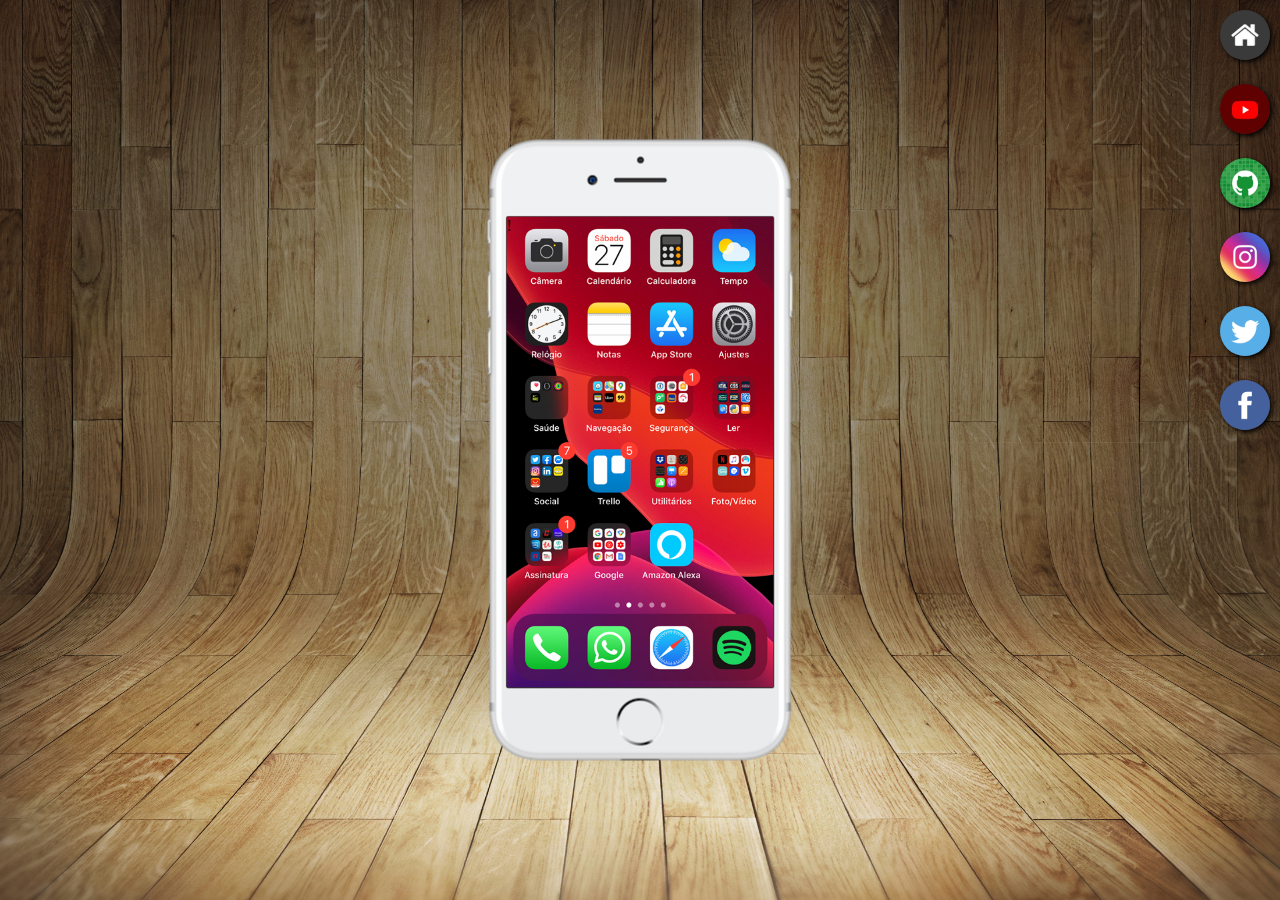
<file: index.html>
<!DOCTYPE html>
<html lang="pt-br">
<head>
    <meta charset="UTF-8">
    <meta http-equiv="X-UA-Compatible" content="IE=edge">
    <meta name="viewport" content="width=device-width, initial-scale=1.0">
    <link rel="shortcut icon" href="favicon.ico" type="image/x-icon">
    <link rel="stylesheet" href="estilos/style.css">
    <title>Projeto Redes Sociais</title>
</head>
<body>
    <main>
        <section id="telefone">
            <iframe src="home.html" name="tela" id="tela" frameborder="0">
                Seu navegador não é compatível com isso.
            </iframe>
        </section>
        <section id="redes-sociais">
            <a href="home.html" target="tela"><img src="pacote-d013/imagens/logo-home.jpg" alt="Home"></a><br> 
            <a href="youtube.html" target="tela"><img src="pacote-d013/imagens/logo-youtube.jpg" alt="YouTube"></a><br> 
            <a href="github.html" target="tela"><img src="pacote-d013/imagens/logo-github.jpg" alt="GitHub"></a><br> 
            <a href="instagram.html" target="tela"><img src="pacote-d013/imagens/logo-instagram.jpg" alt="Instagram"></a><br> 
            <a href="twitter.html" target="tela"><img src="pacote-d013/imagens/logo-twitter.jpg" alt="Twitter"></a><br> 
            <a href="facebook.html" target="tela"><img src="pacote-d013/imagens/logo-facebook.jpg" alt="Facebook"></a>
        </section>
    </main>
</body>
</html>
</file>
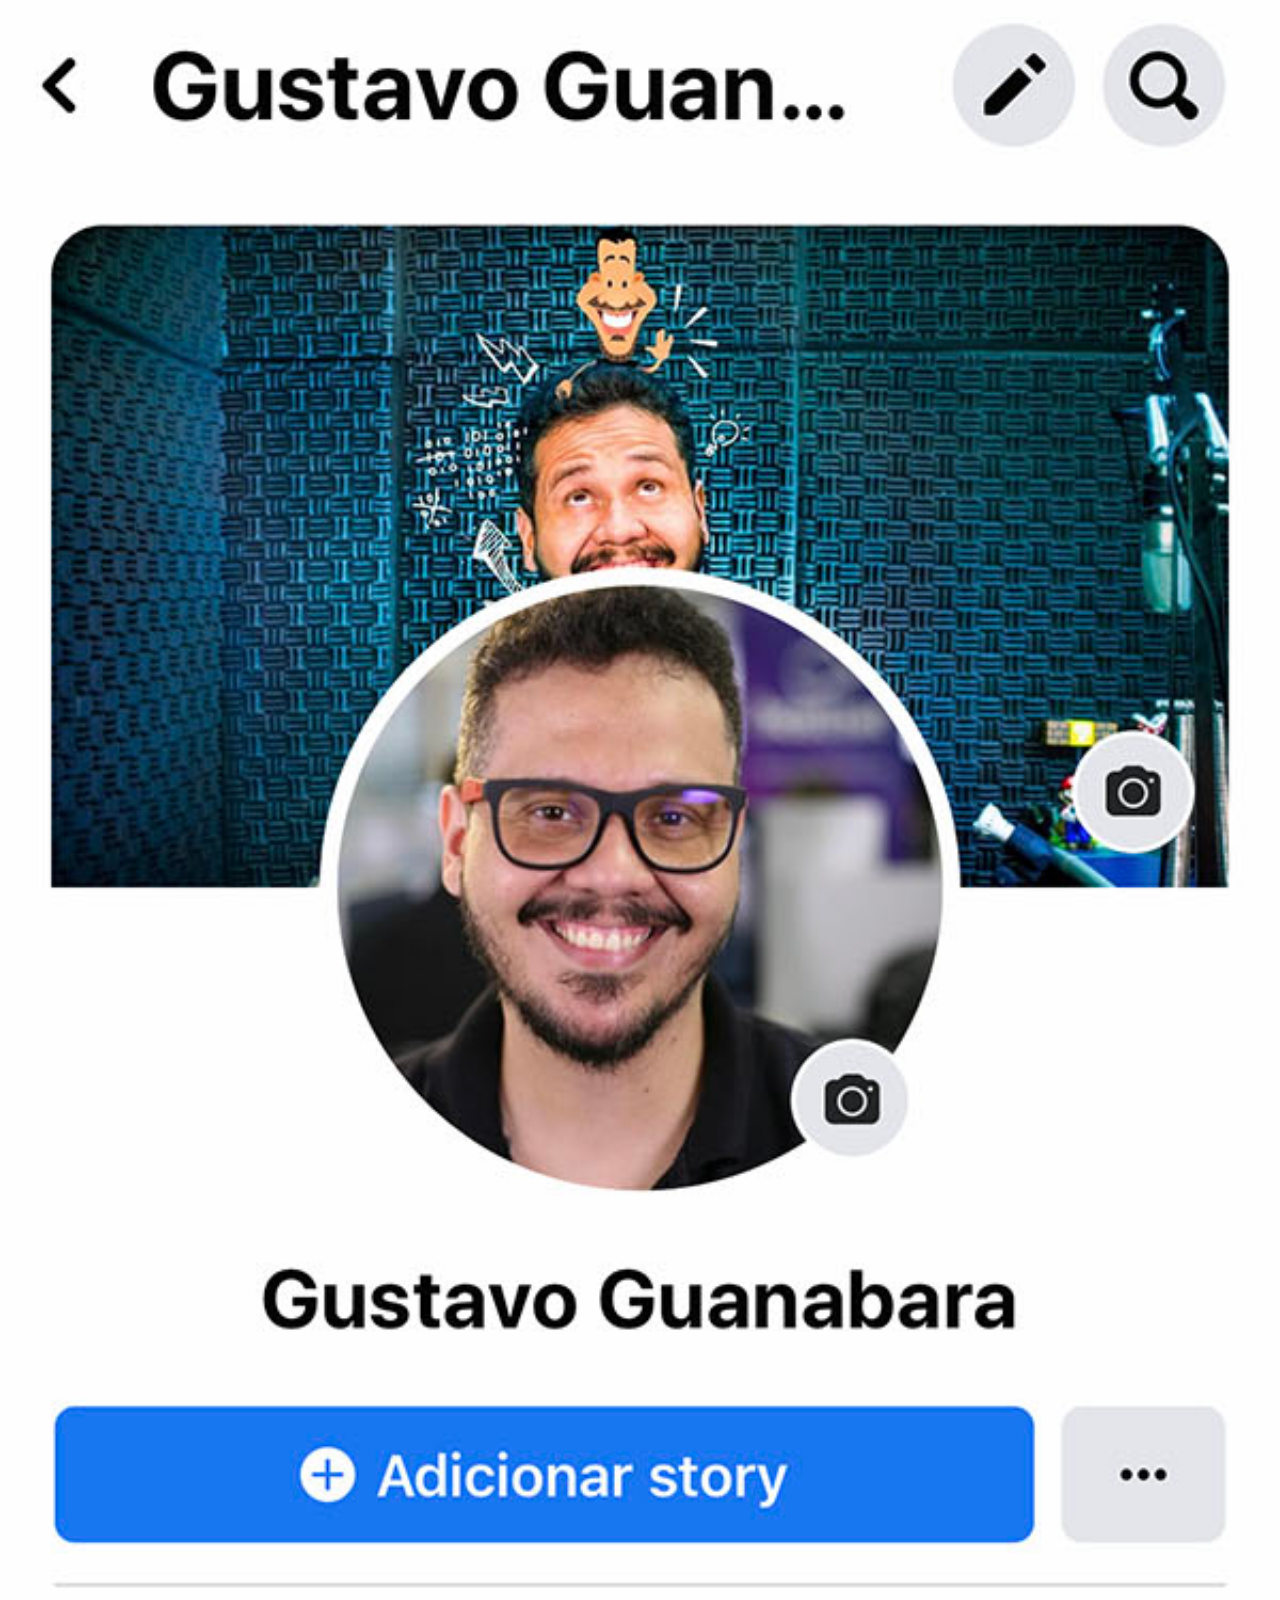
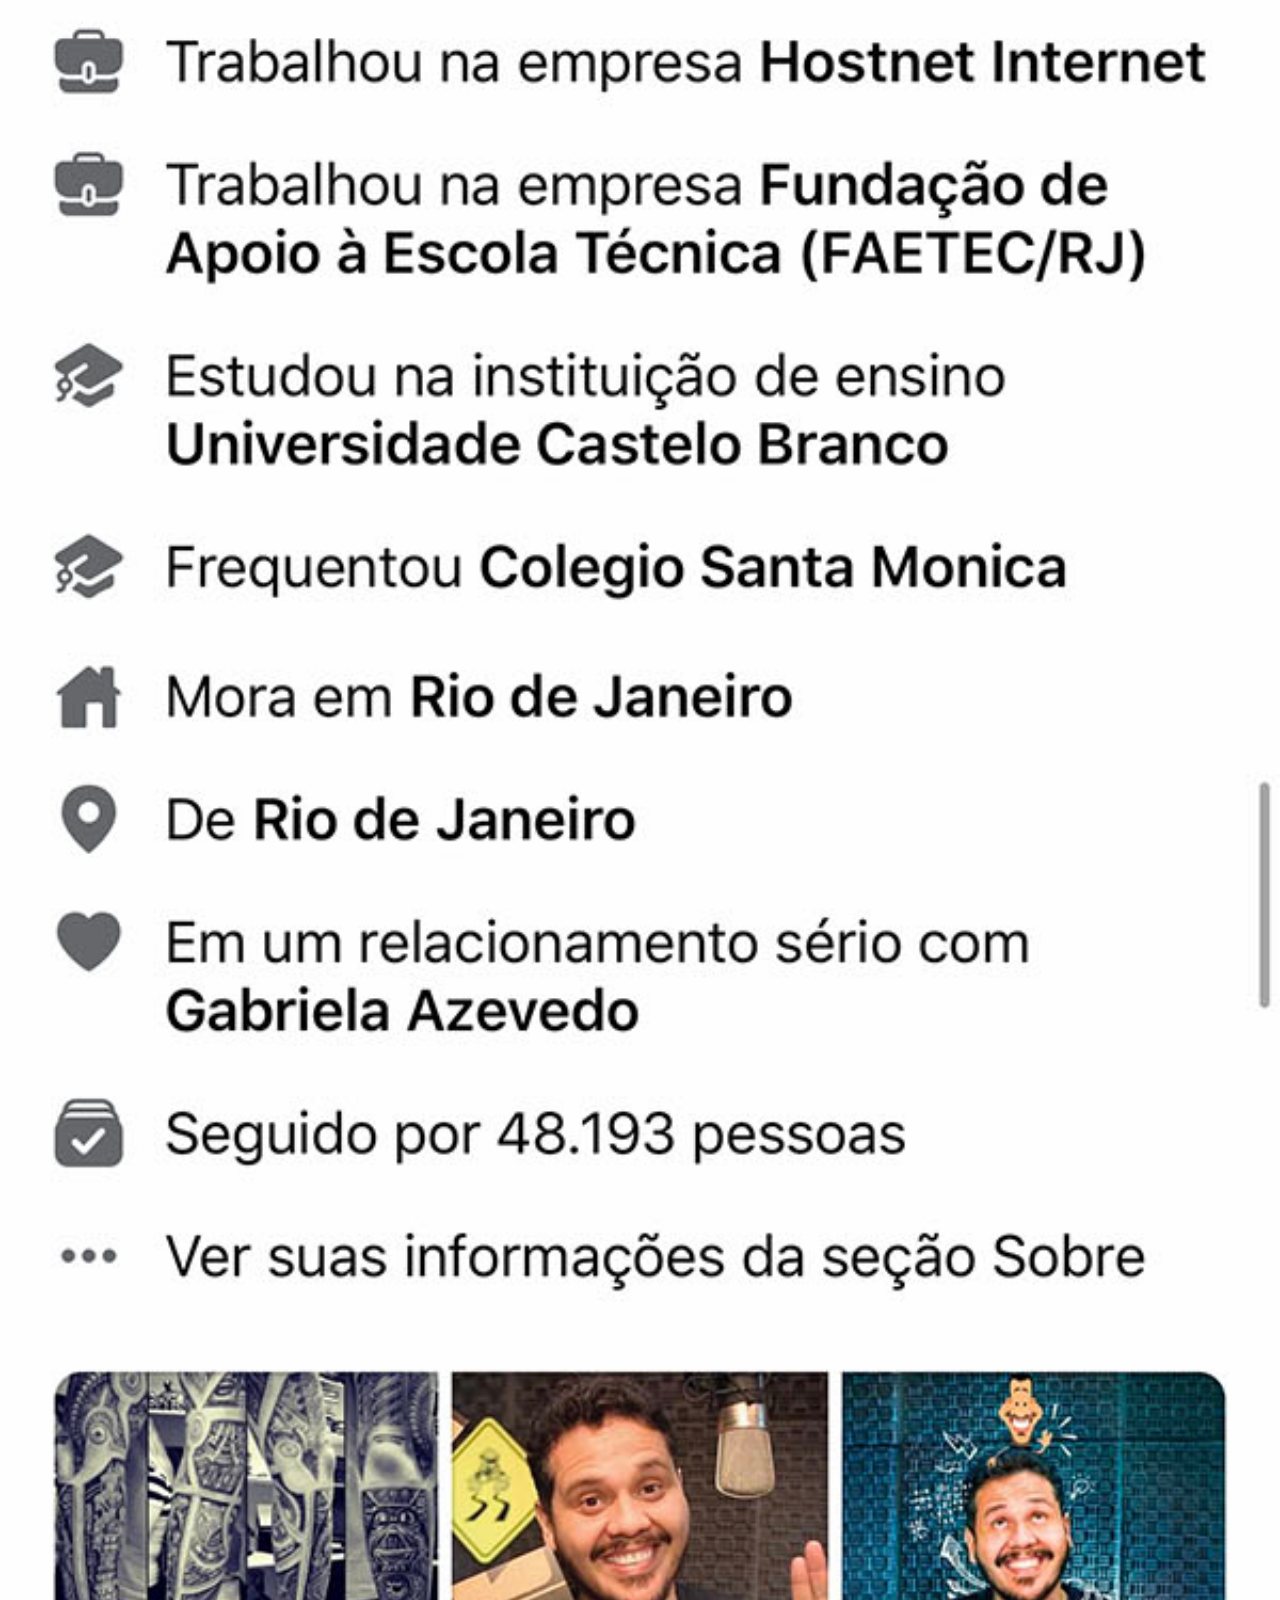
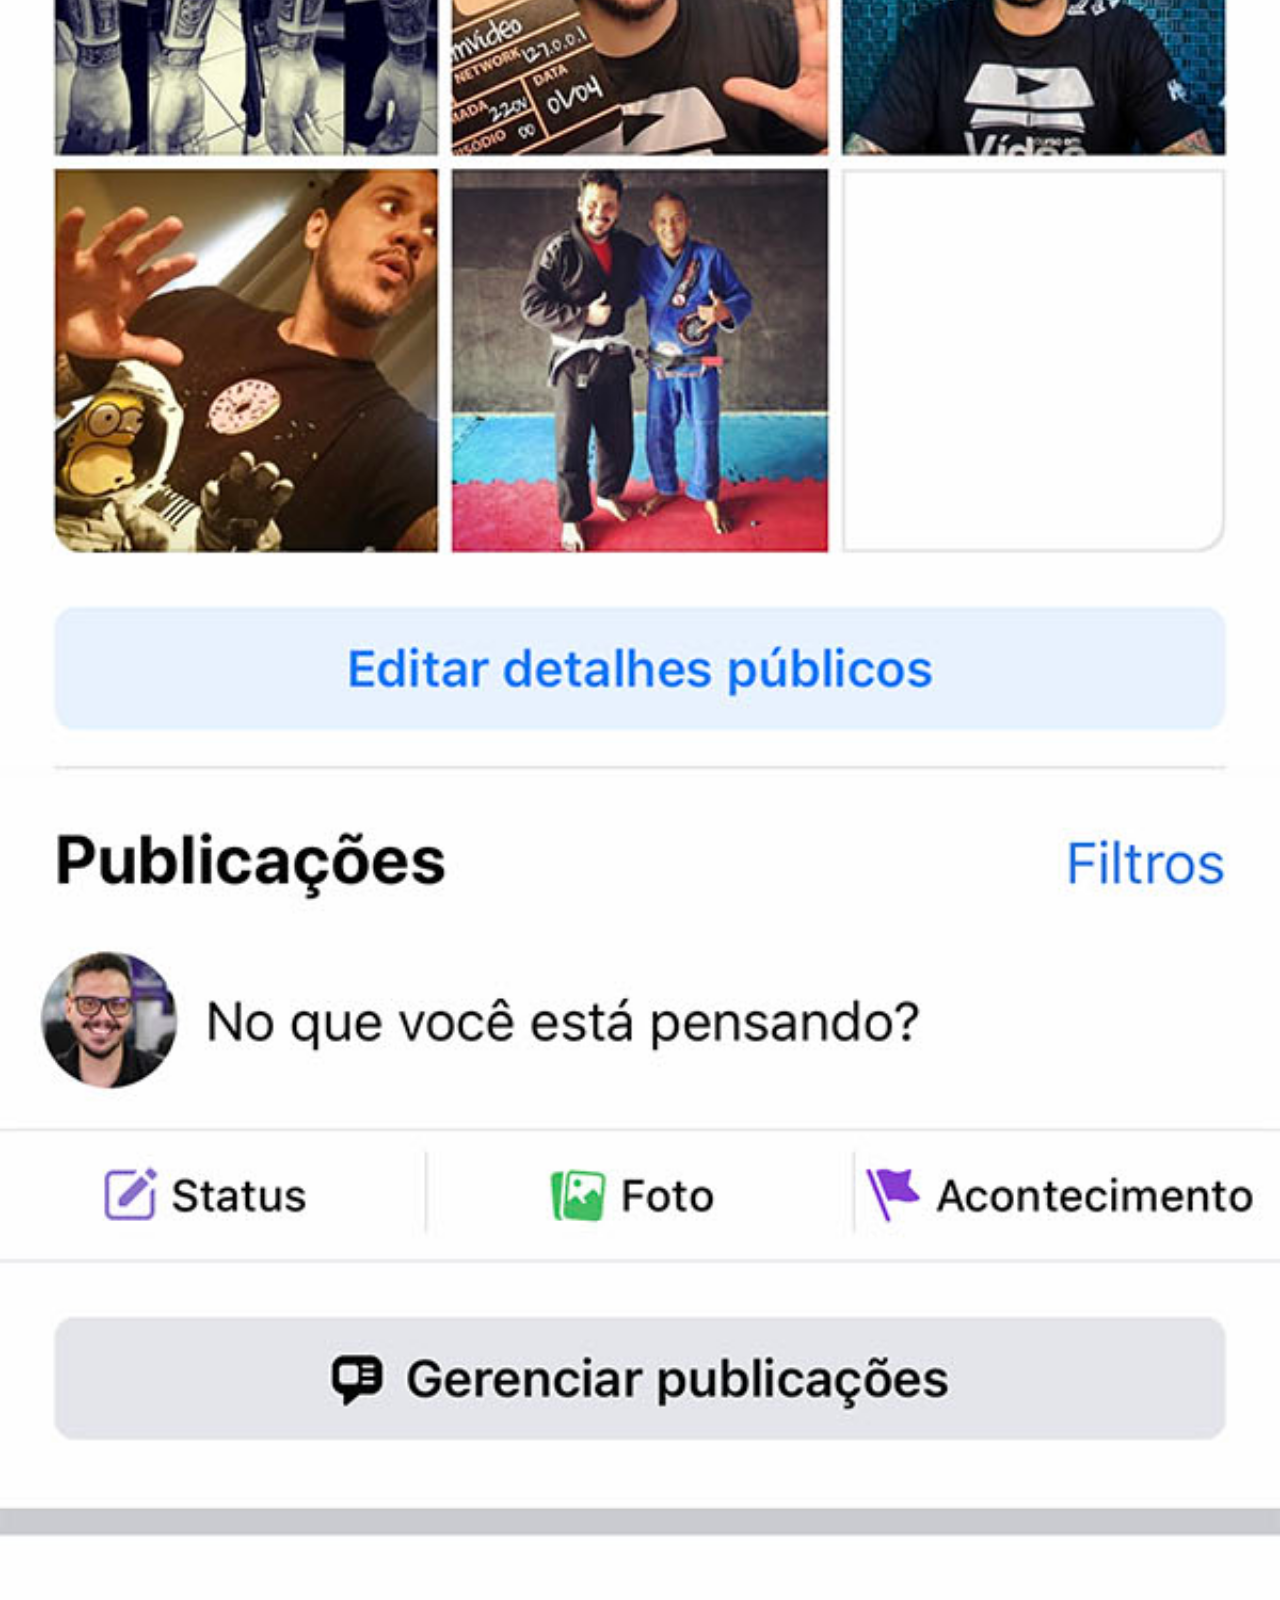
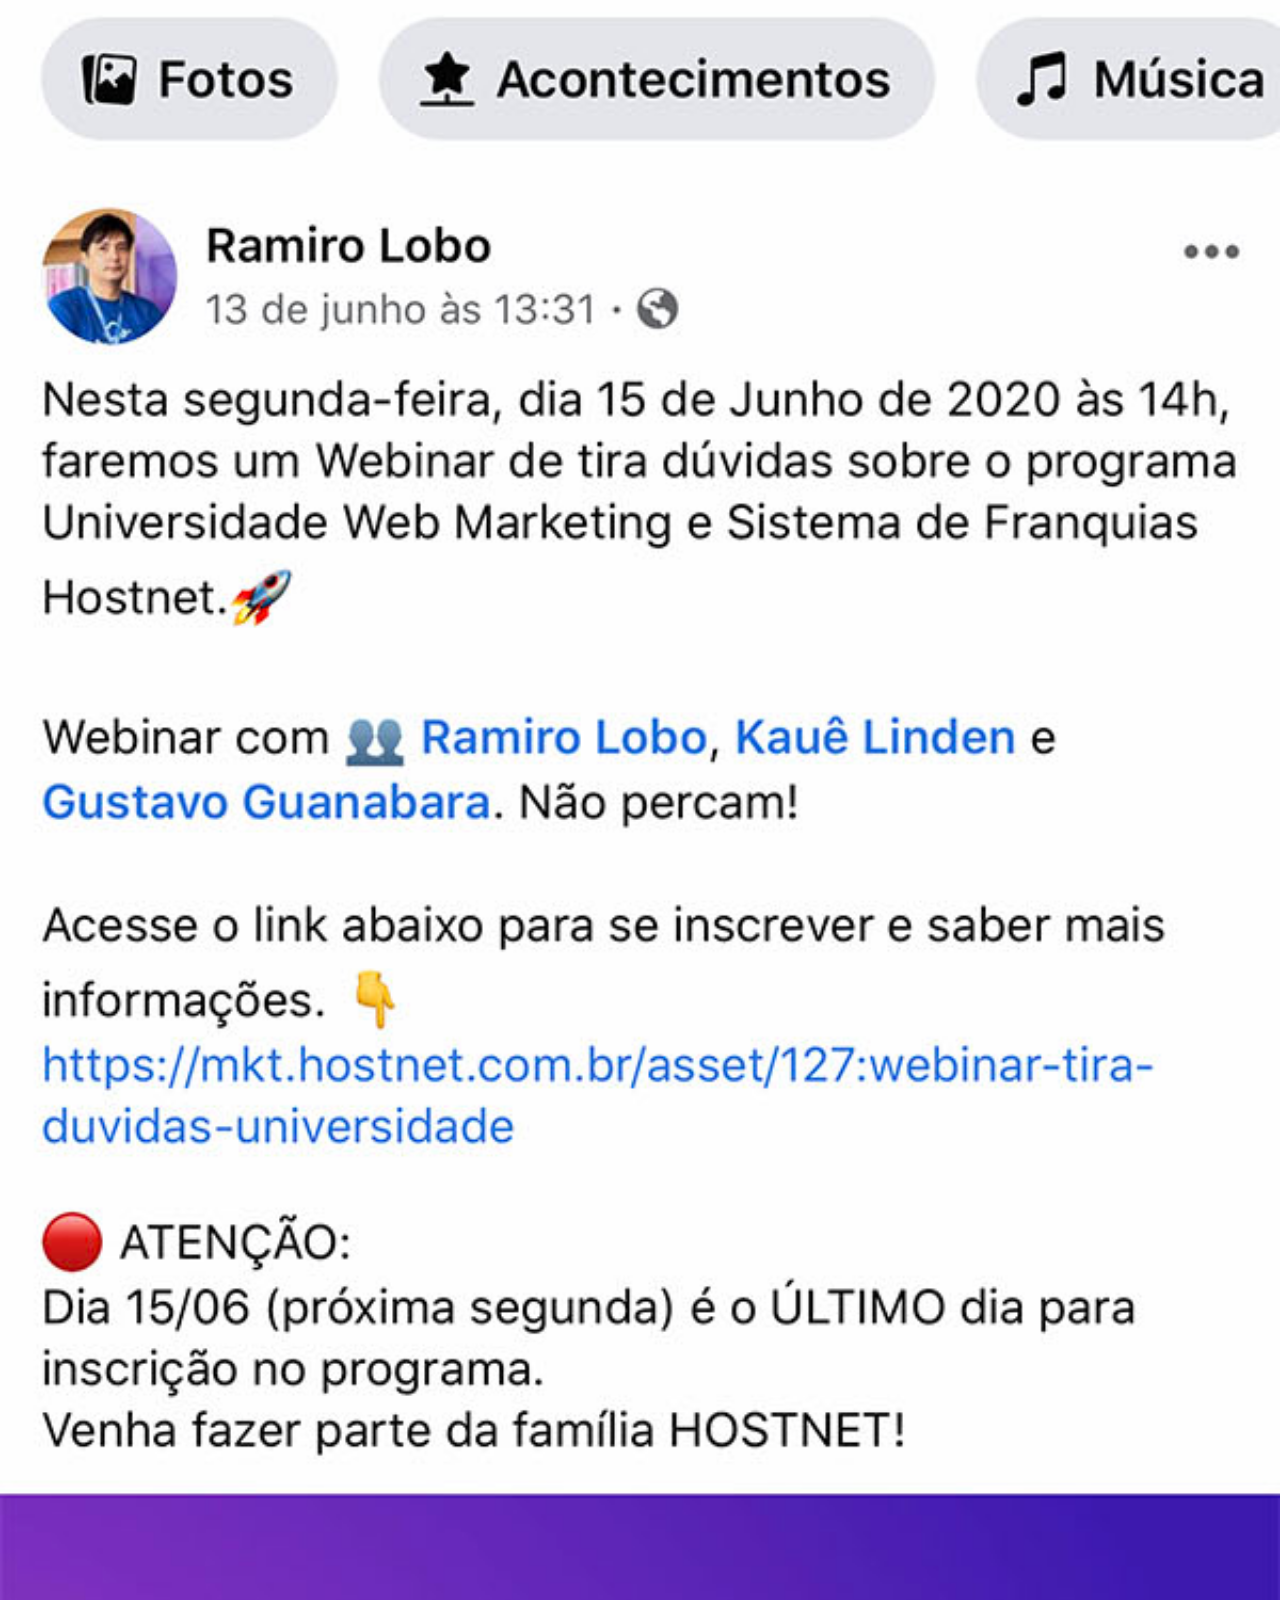
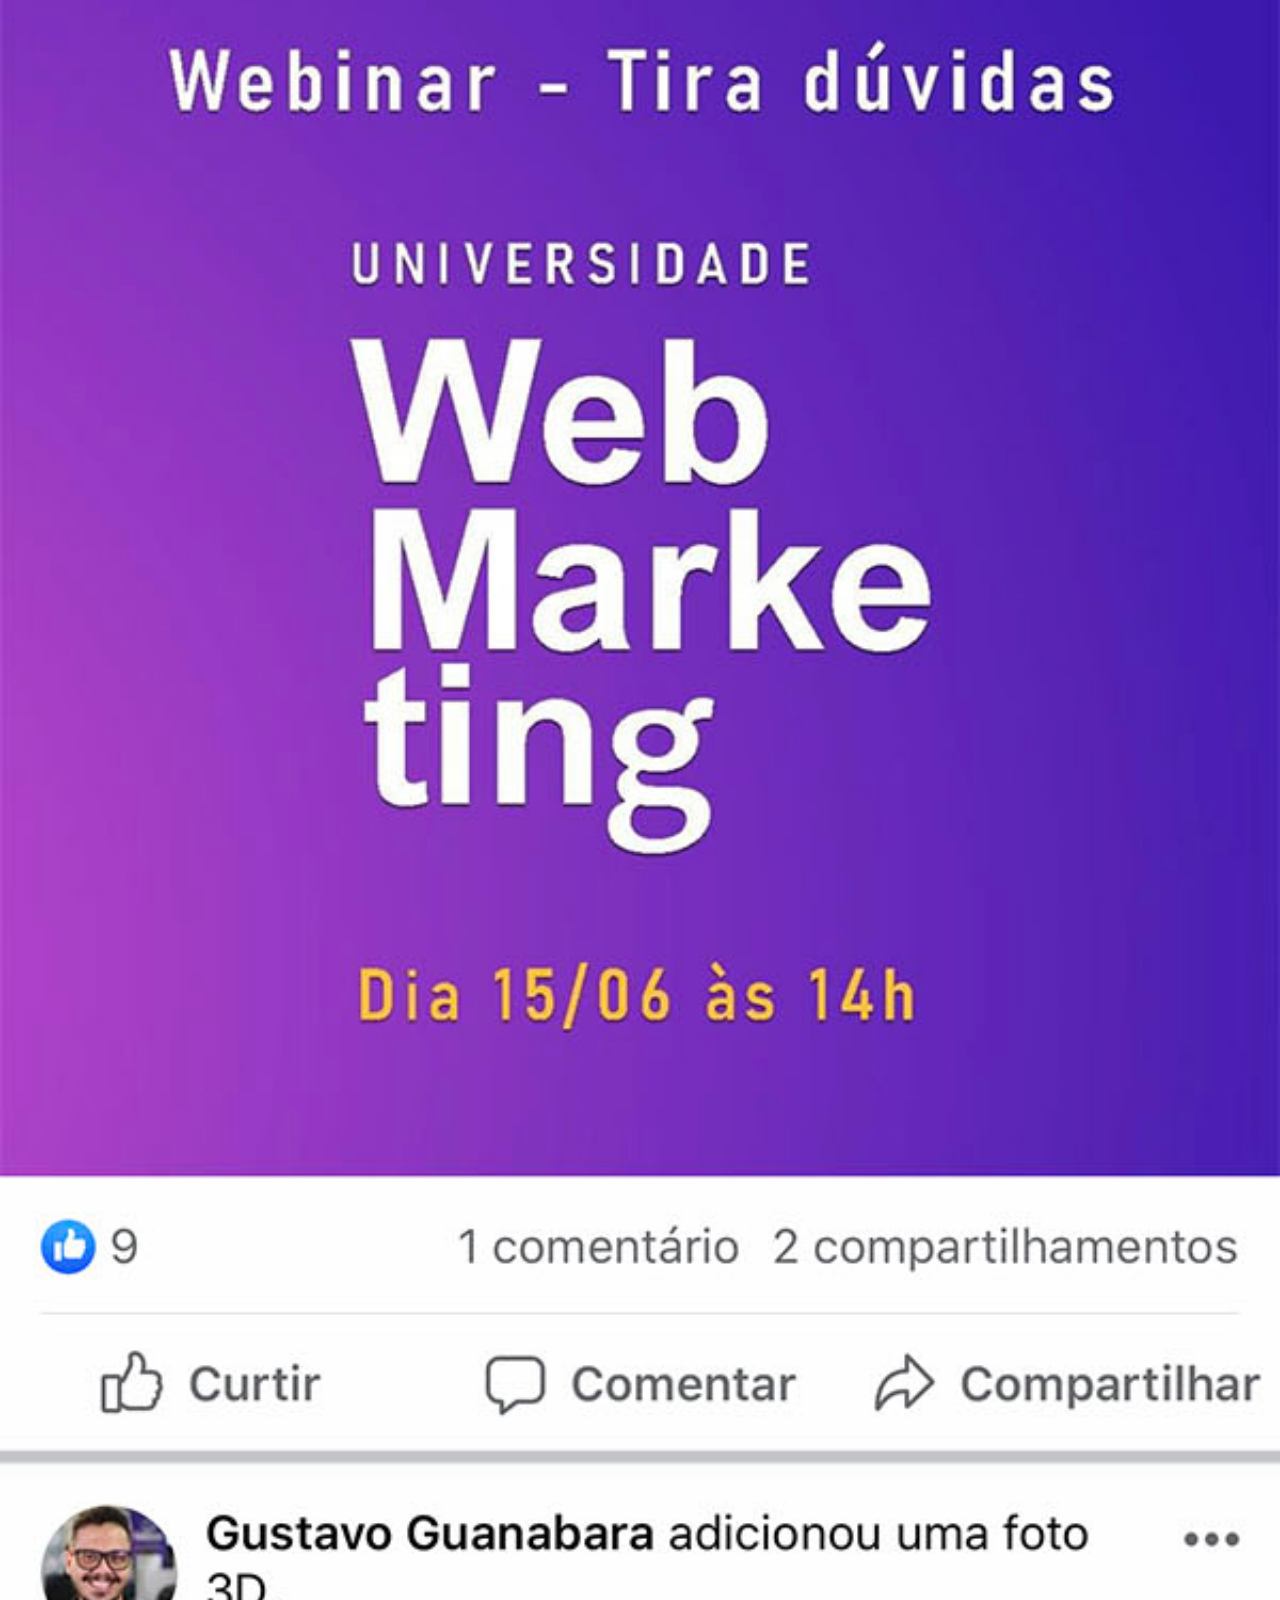
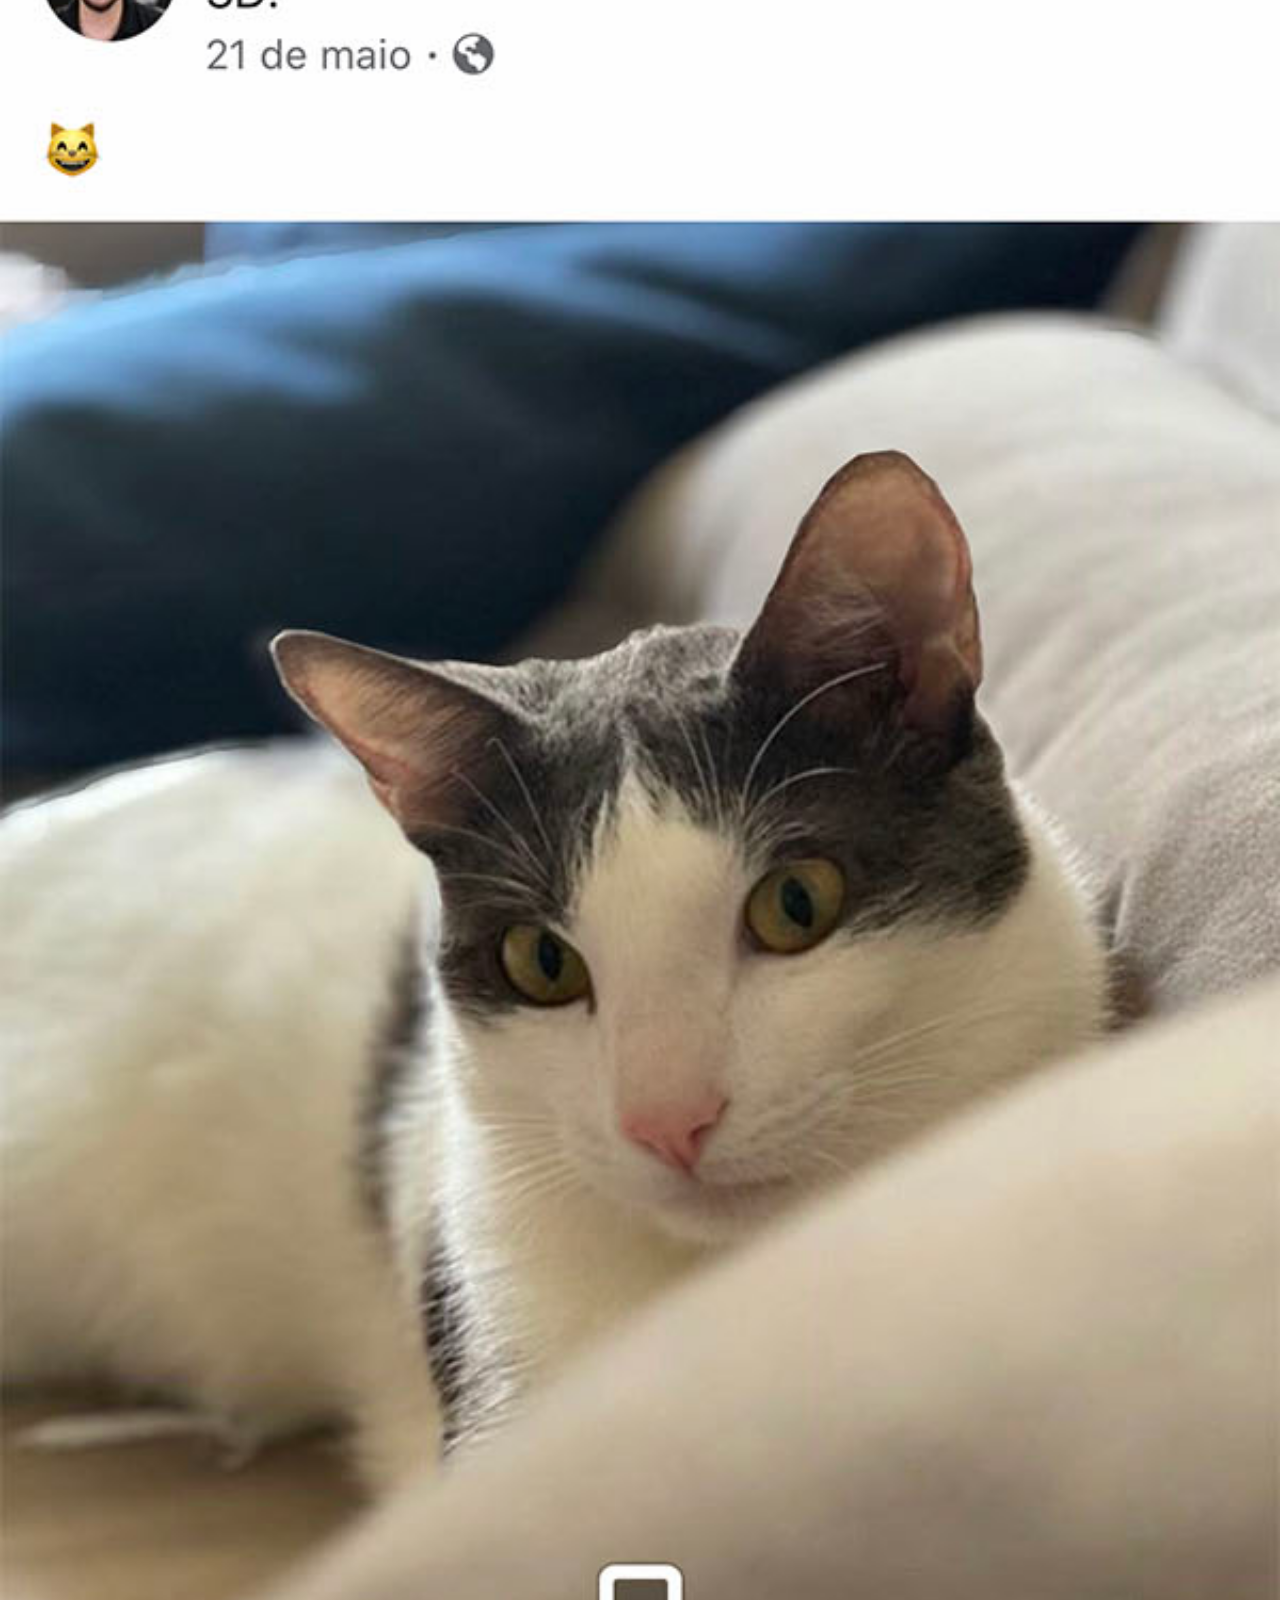
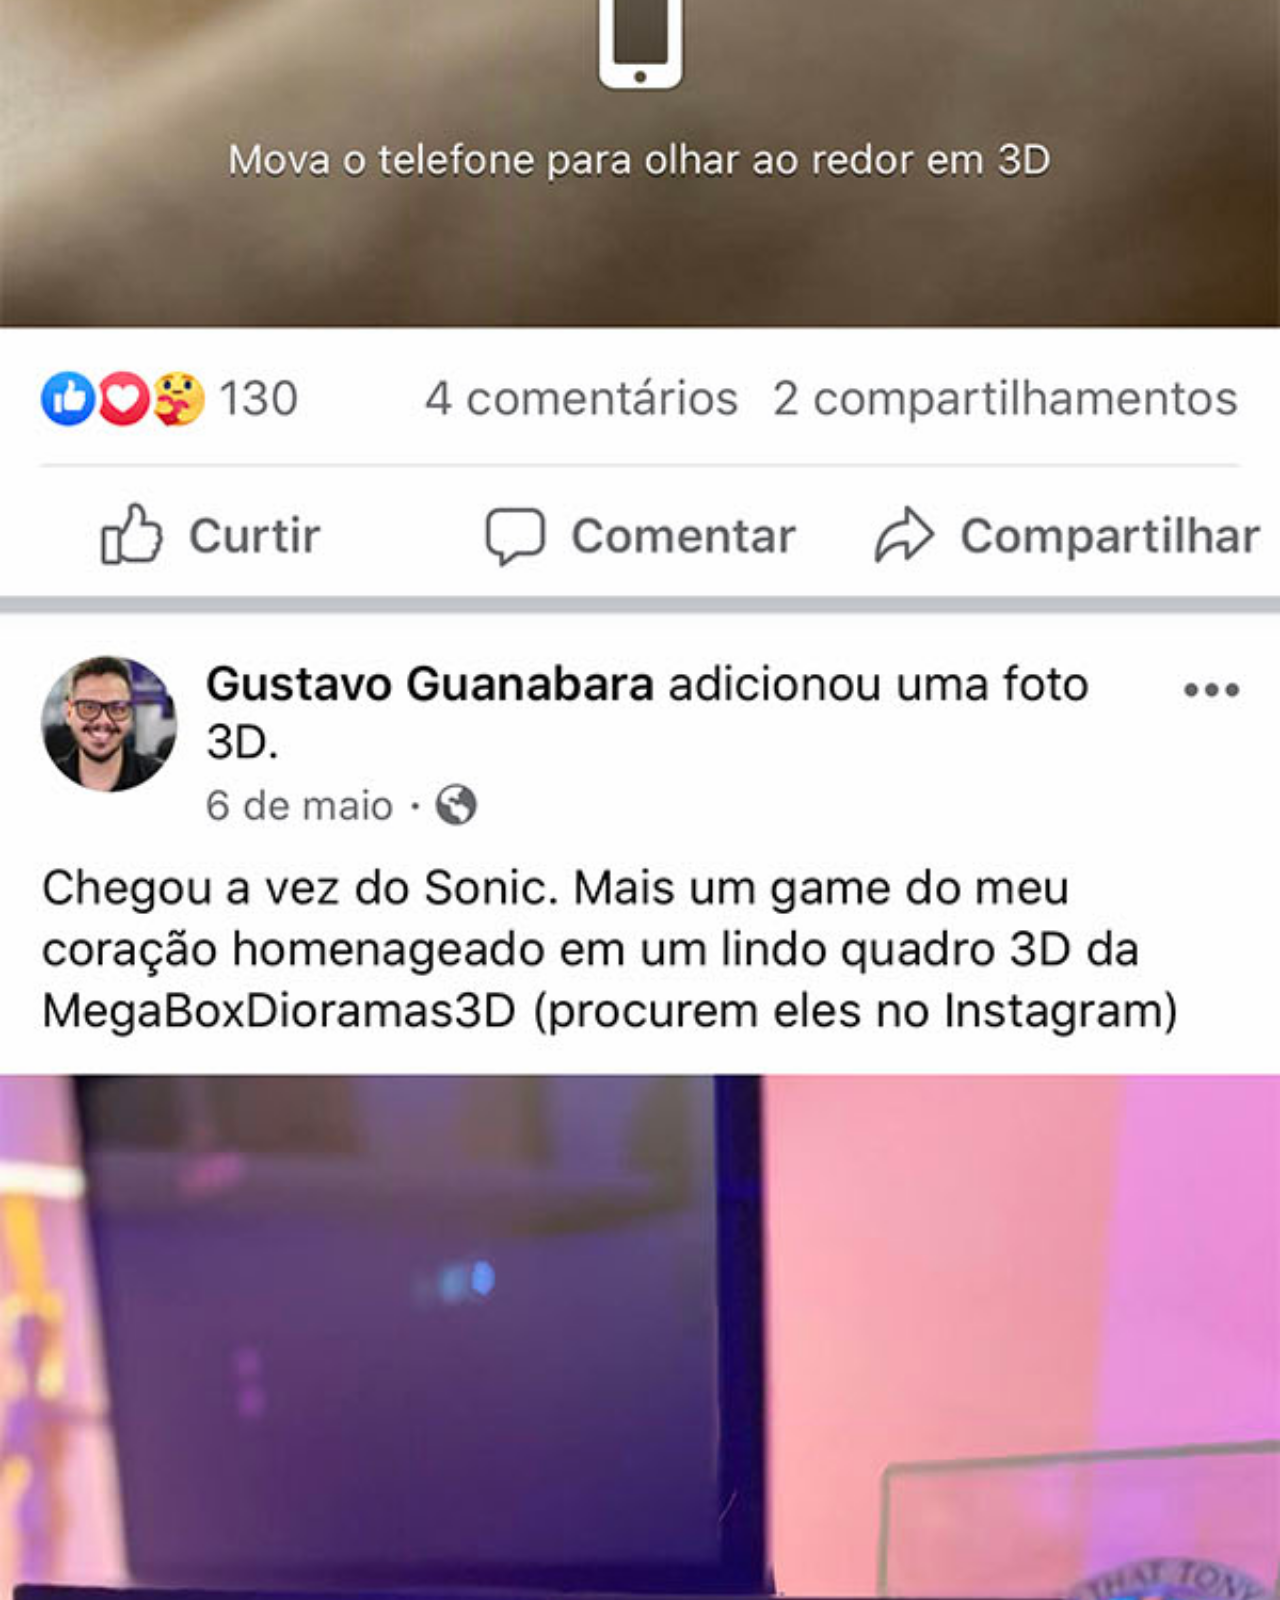
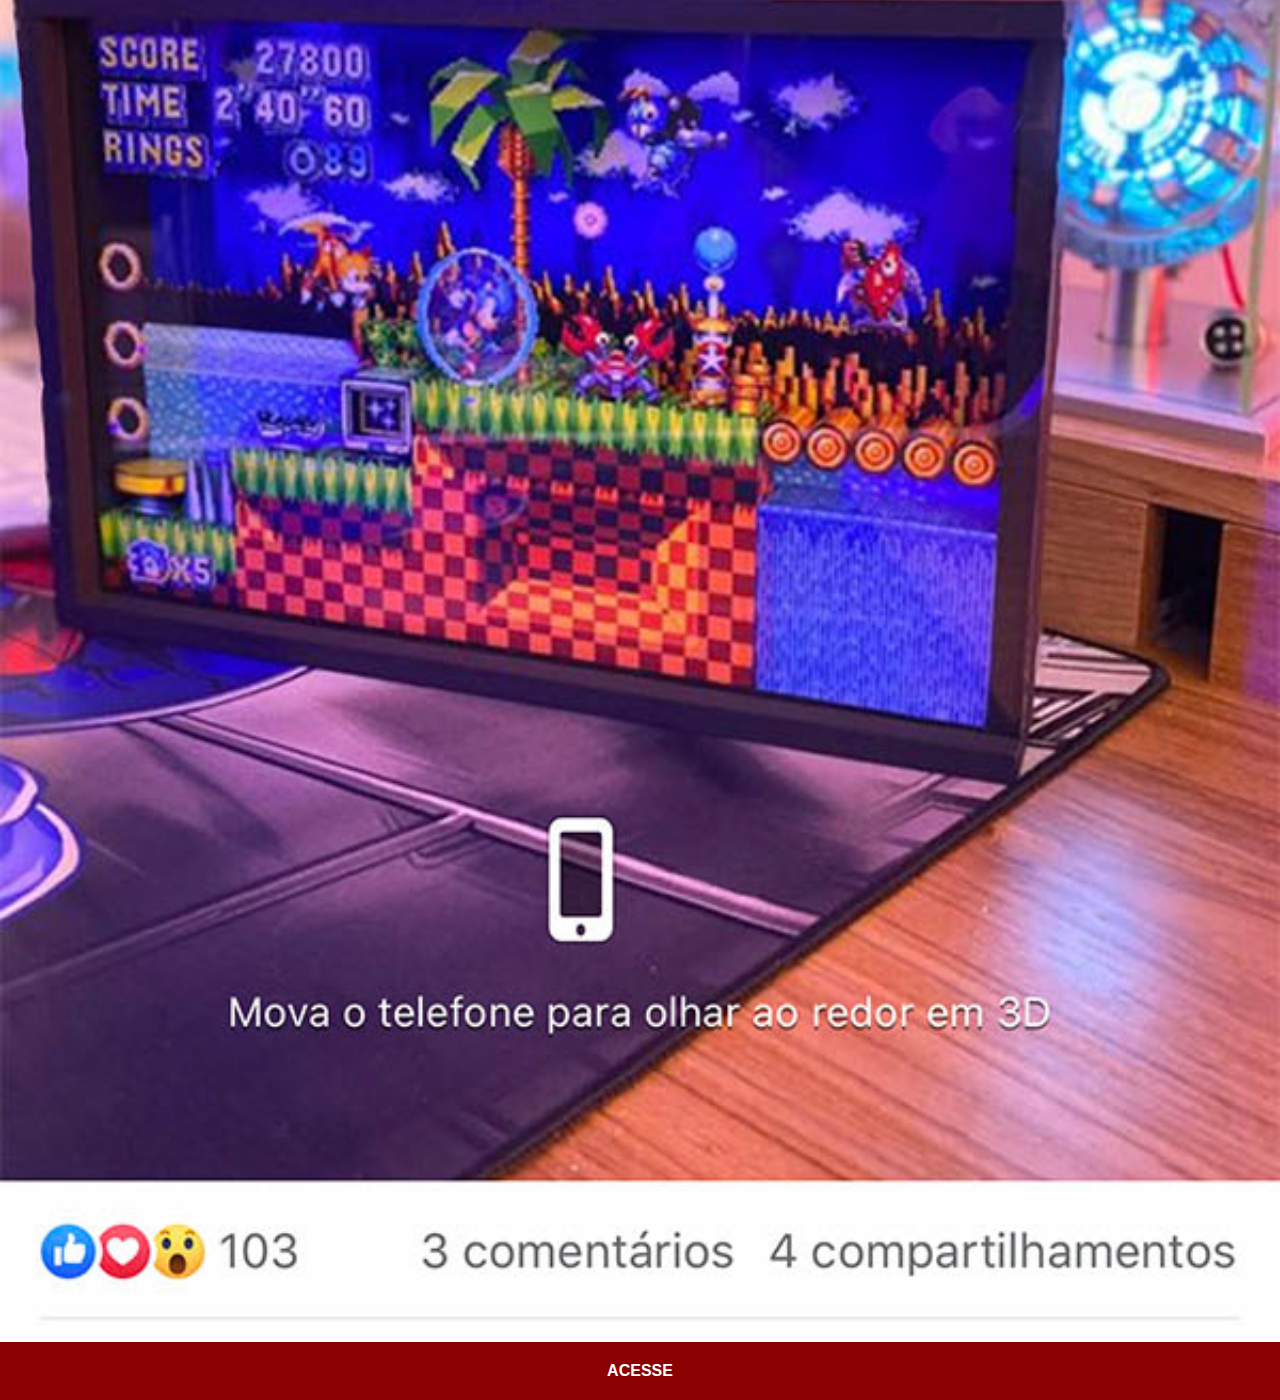
<file: facebook.html>
<!DOCTYPE html>
<html lang="pt-br">
<head>
    <meta charset="UTF-8">
    <meta name="viewport" content="width=device-width, initial-scale=1.0">
    <title>Facebook</title>
    <link rel="stylesheet" href="estilos/social.css">
</head>
<body>
    <img src="pacote-d013/imagens/tela-facebook.jpg" alt="Facebook">
    <a href="https://www.facebook.com/user/gustavoguanabara" target="_blank">ACESSE</a>

</body>
</html>
</file>
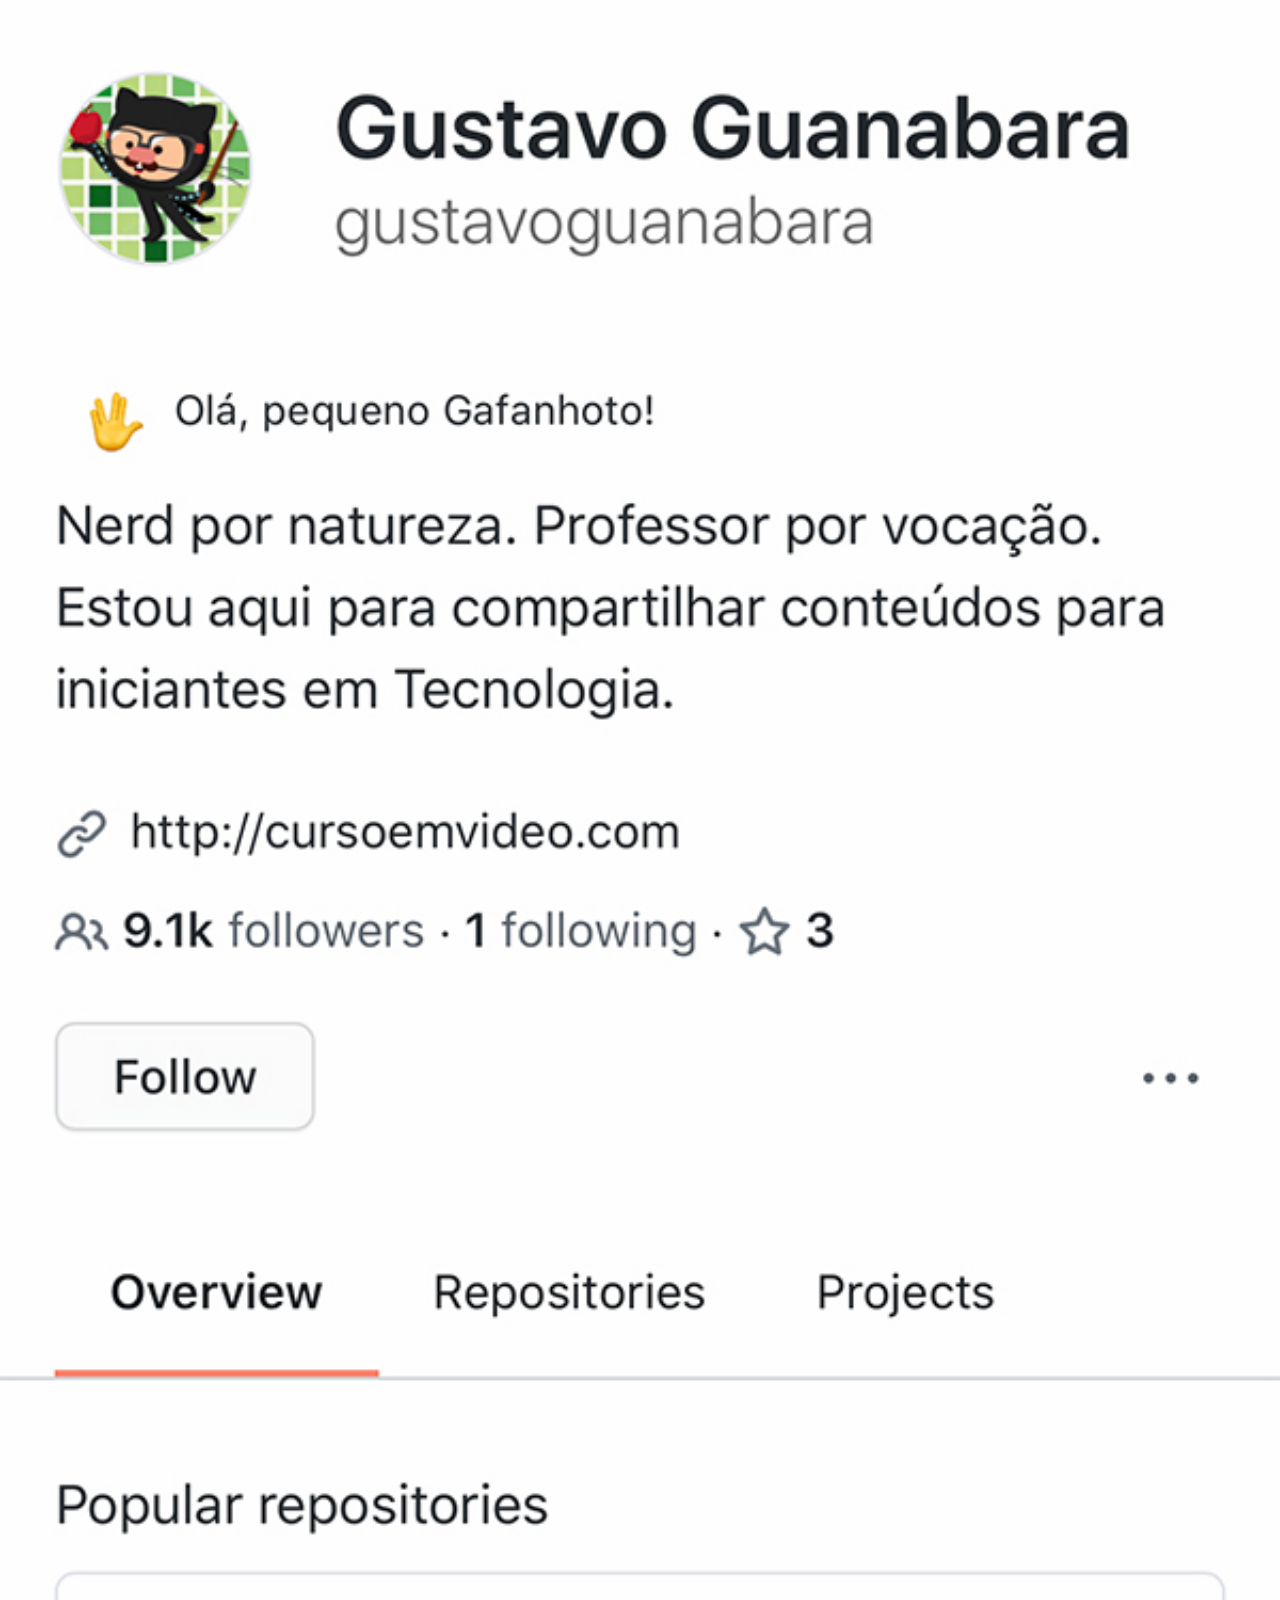
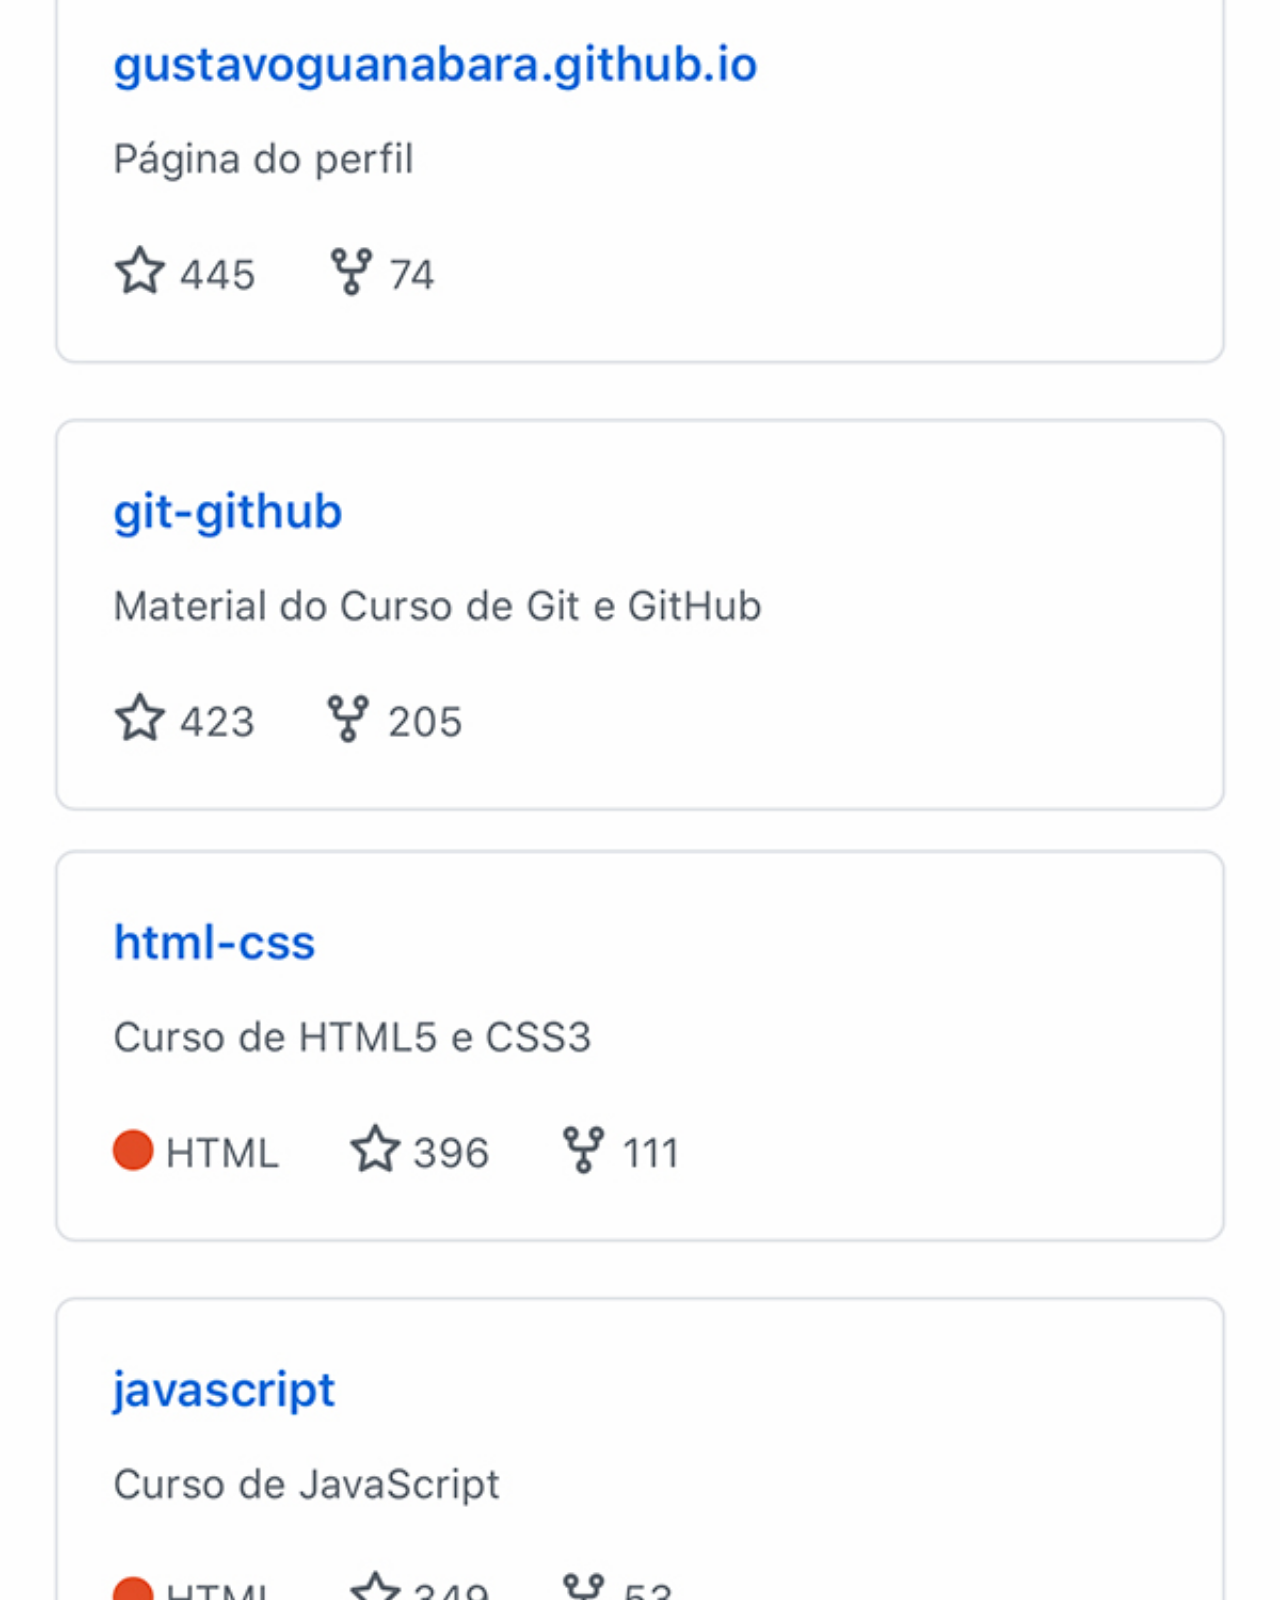
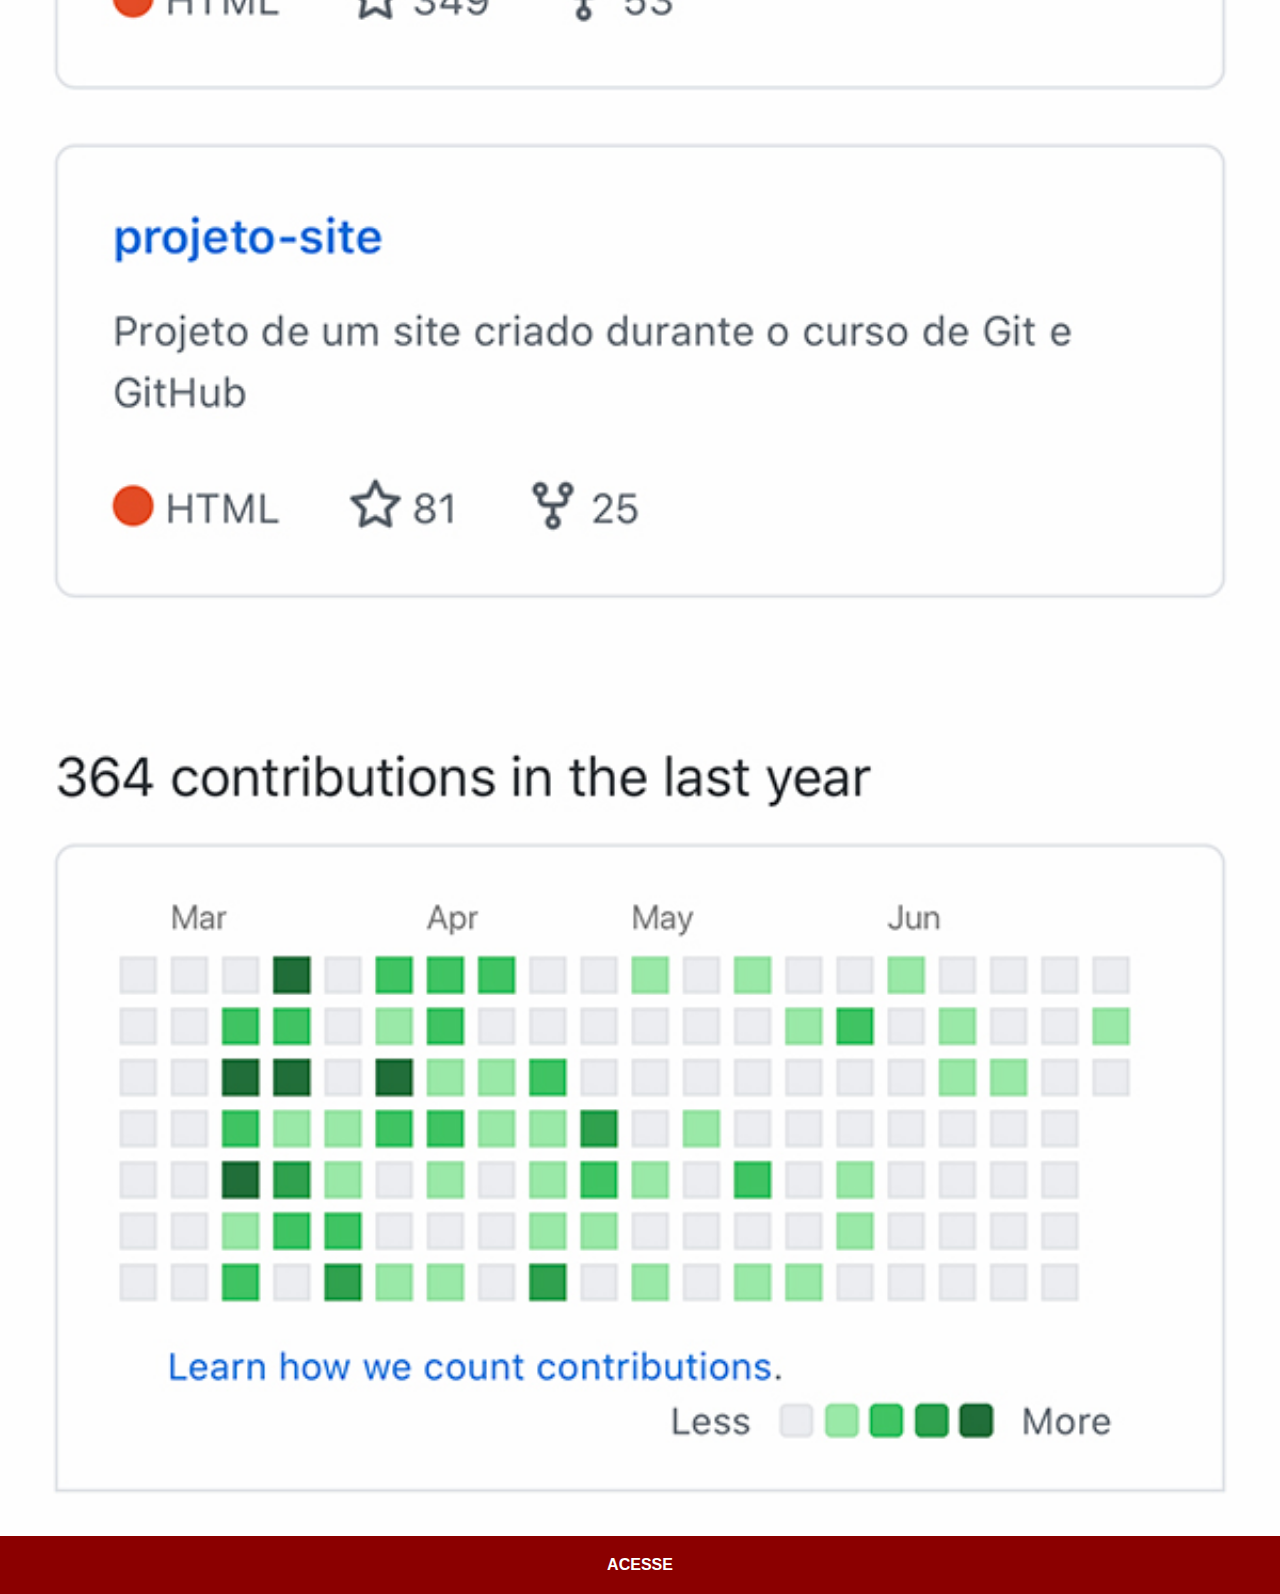
<file: github.html>
<!DOCTYPE html>
<html lang="pt-br">
<head>
    <meta charset="UTF-8">
    <meta name="viewport" content="width=device-width, initial-scale=1.0">
    <title>GitHub</title>
    <link rel="stylesheet" href="estilos/social.css">
</head>
<body>
    <img src="pacote-d013/imagens/tela-github.jpg" alt="GitHub">
    <a href="https://www.github.com/robersonnegrao" target="_blank">ACESSE</a>

</body>
</html>
</file>
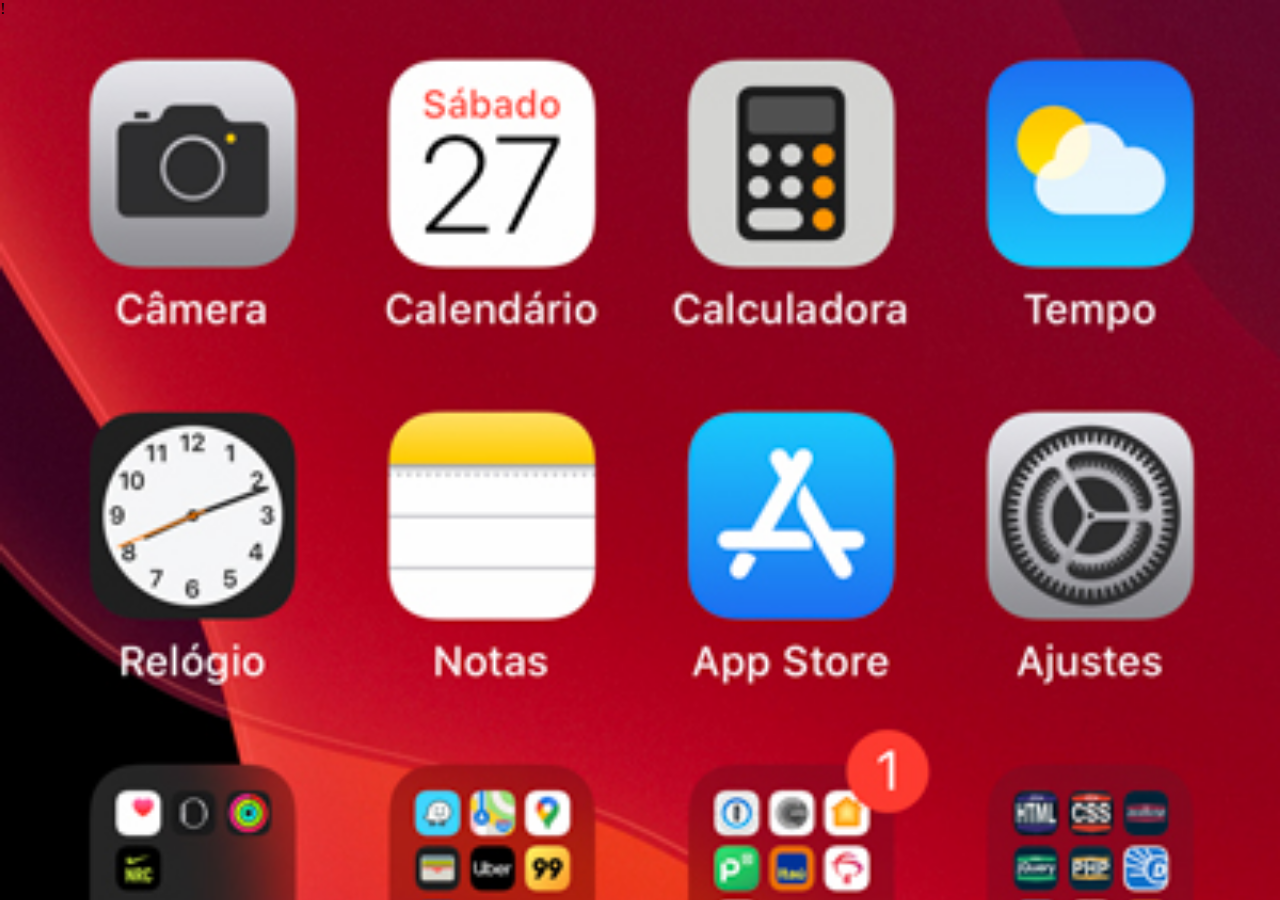
<file: home.html>
<!DOCTYPE html>
<html lang="pt-br">!
<head>
    <meta charset="UTF-8">
    <meta name="viewport" content="width=device-width, initial-scale=1.0">
    <title>Home</title>
</head>
<style>
    * {
       margin: 0px;
       padding: 0px; 
    }
    body {
        width: 100vw;
        height: 100vh;
        background: black url('pacote-d013/imagens/tela-home.jpg') no-repeat top center;
        background-size: cover;
    }
</style>

<body>
    
</body>
</html>
</file>
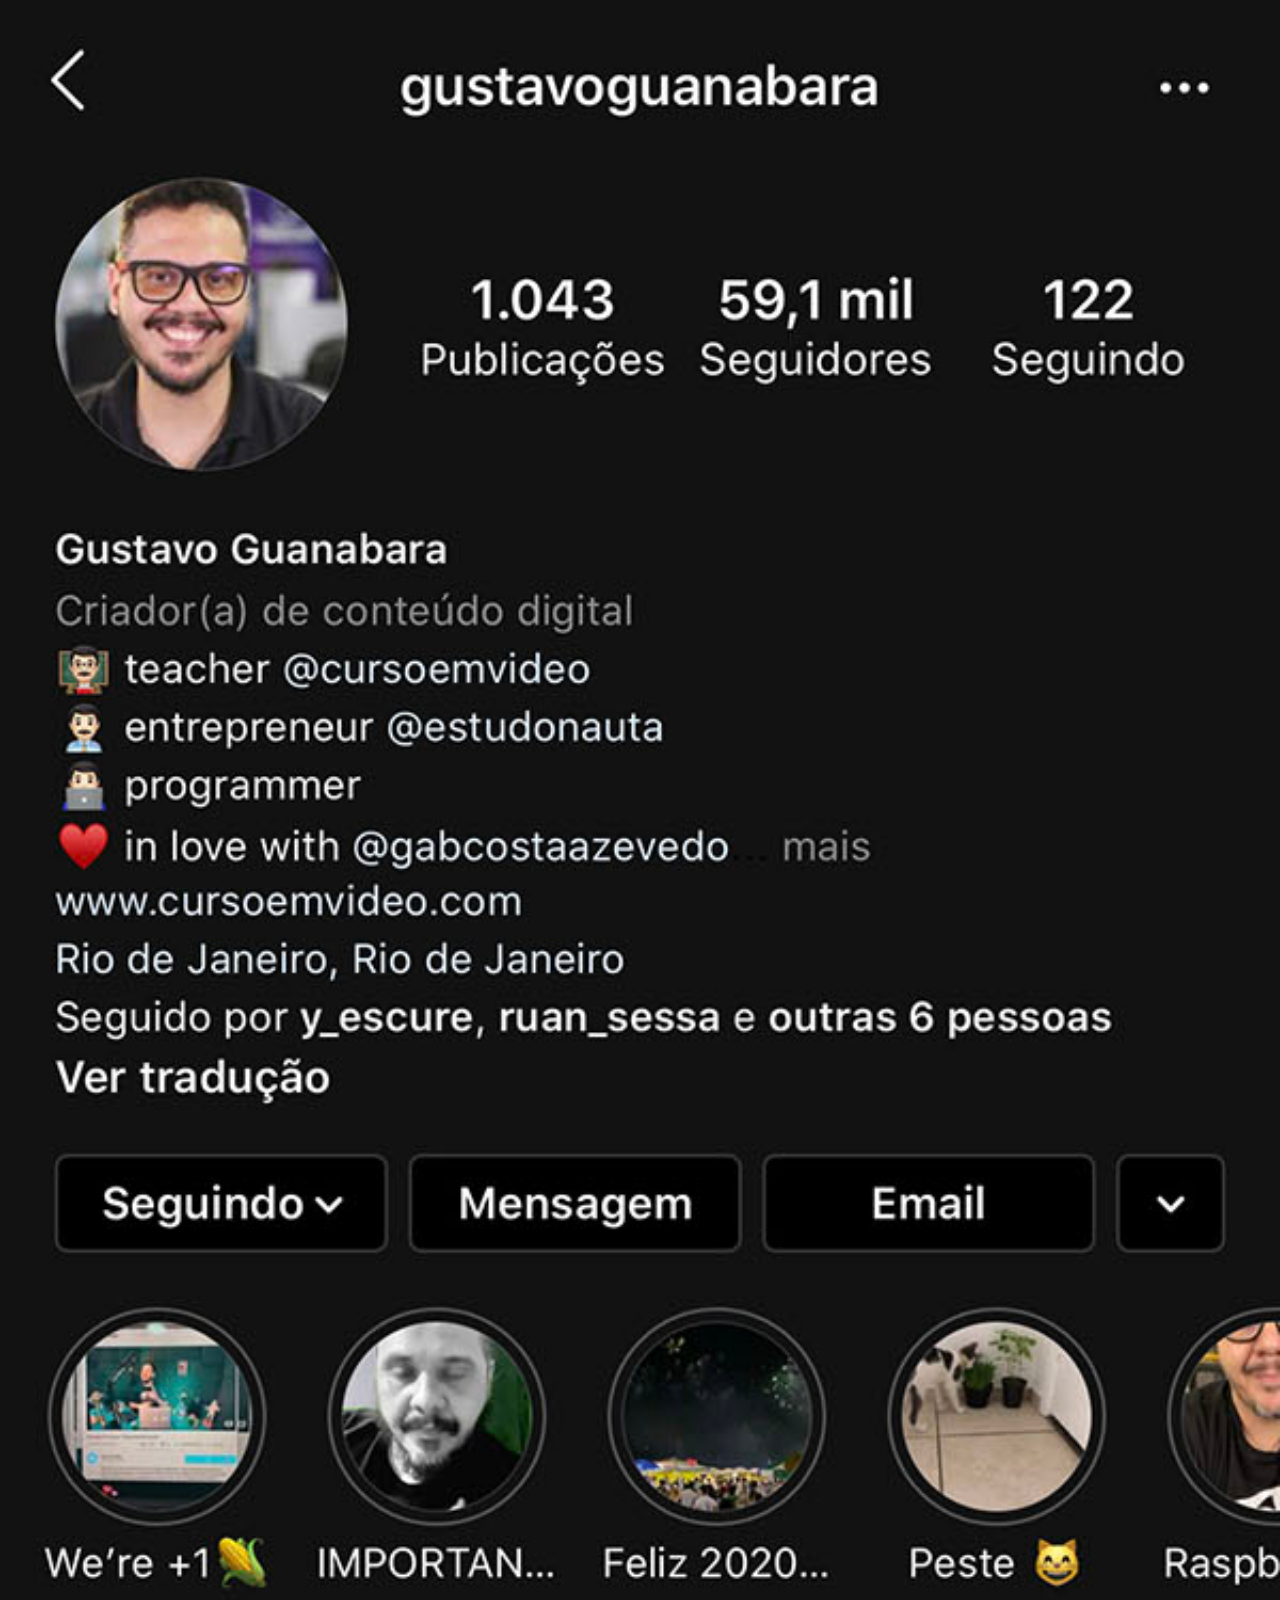
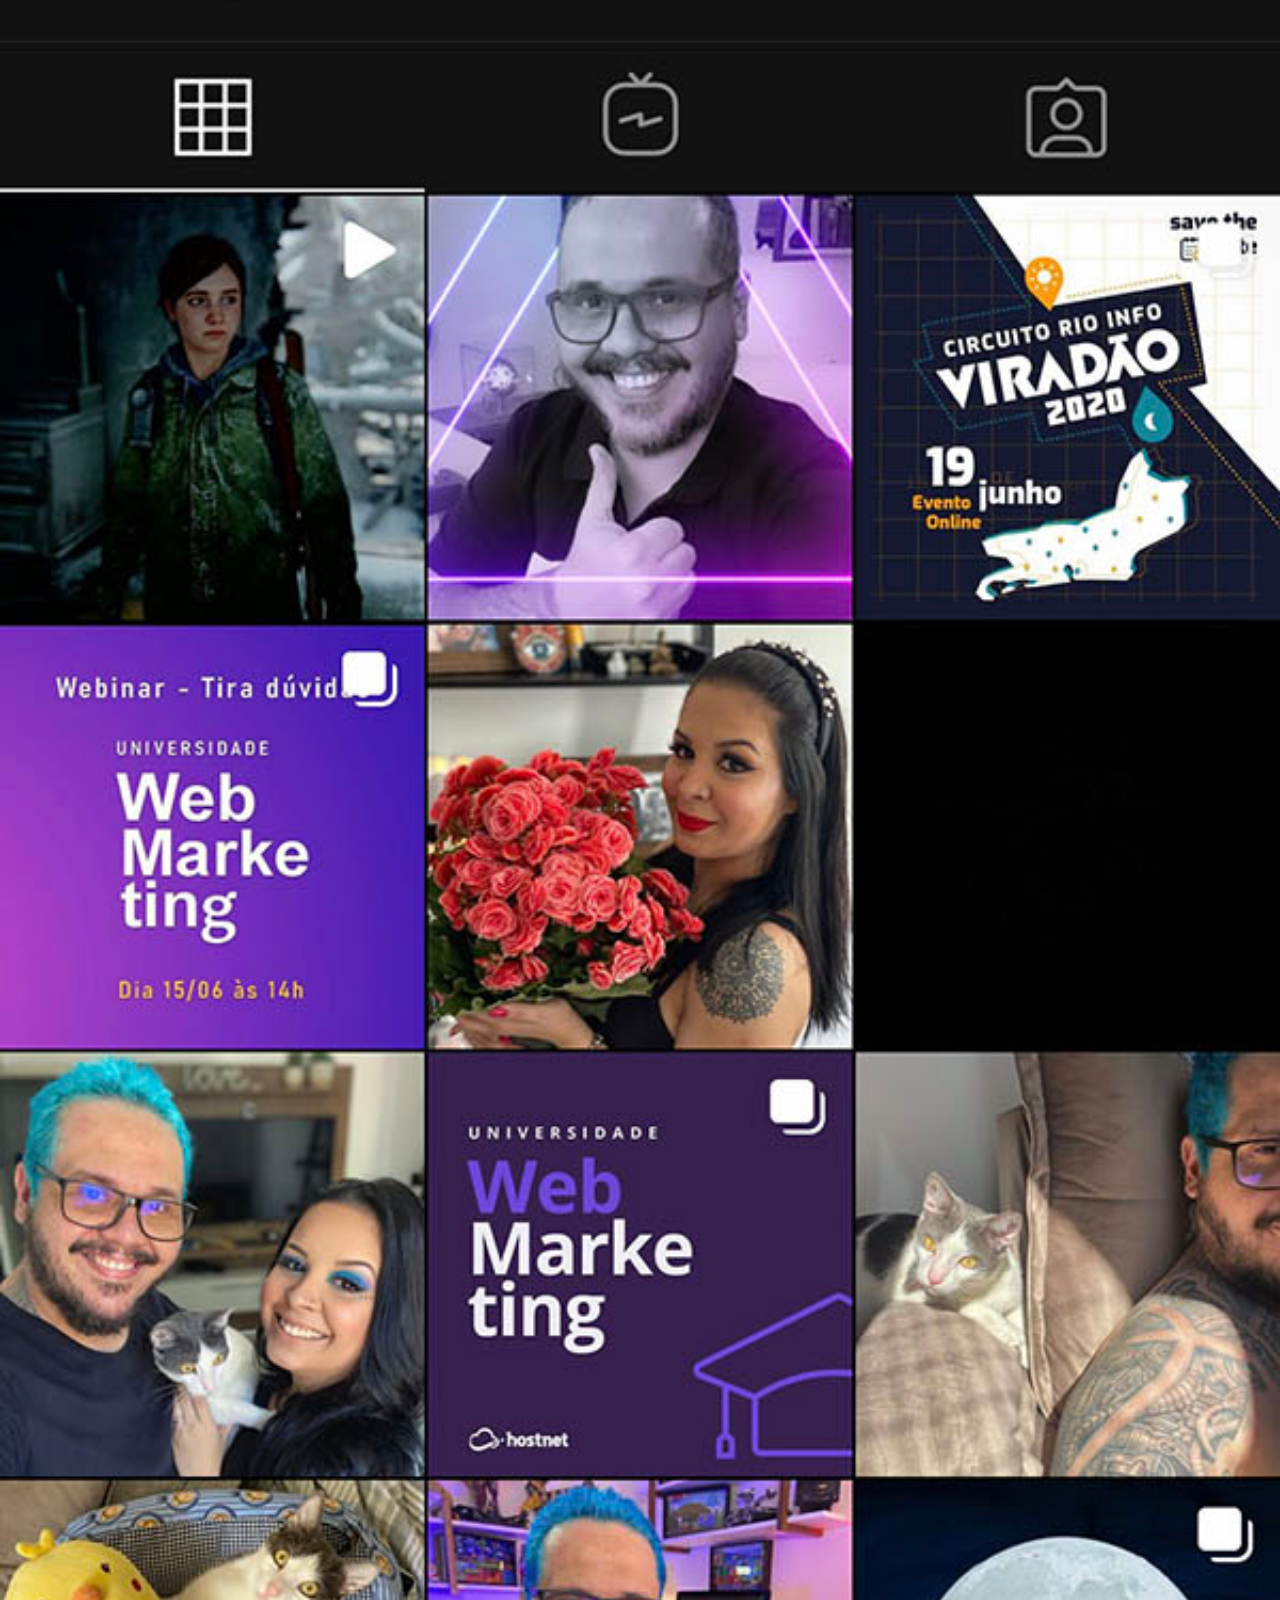
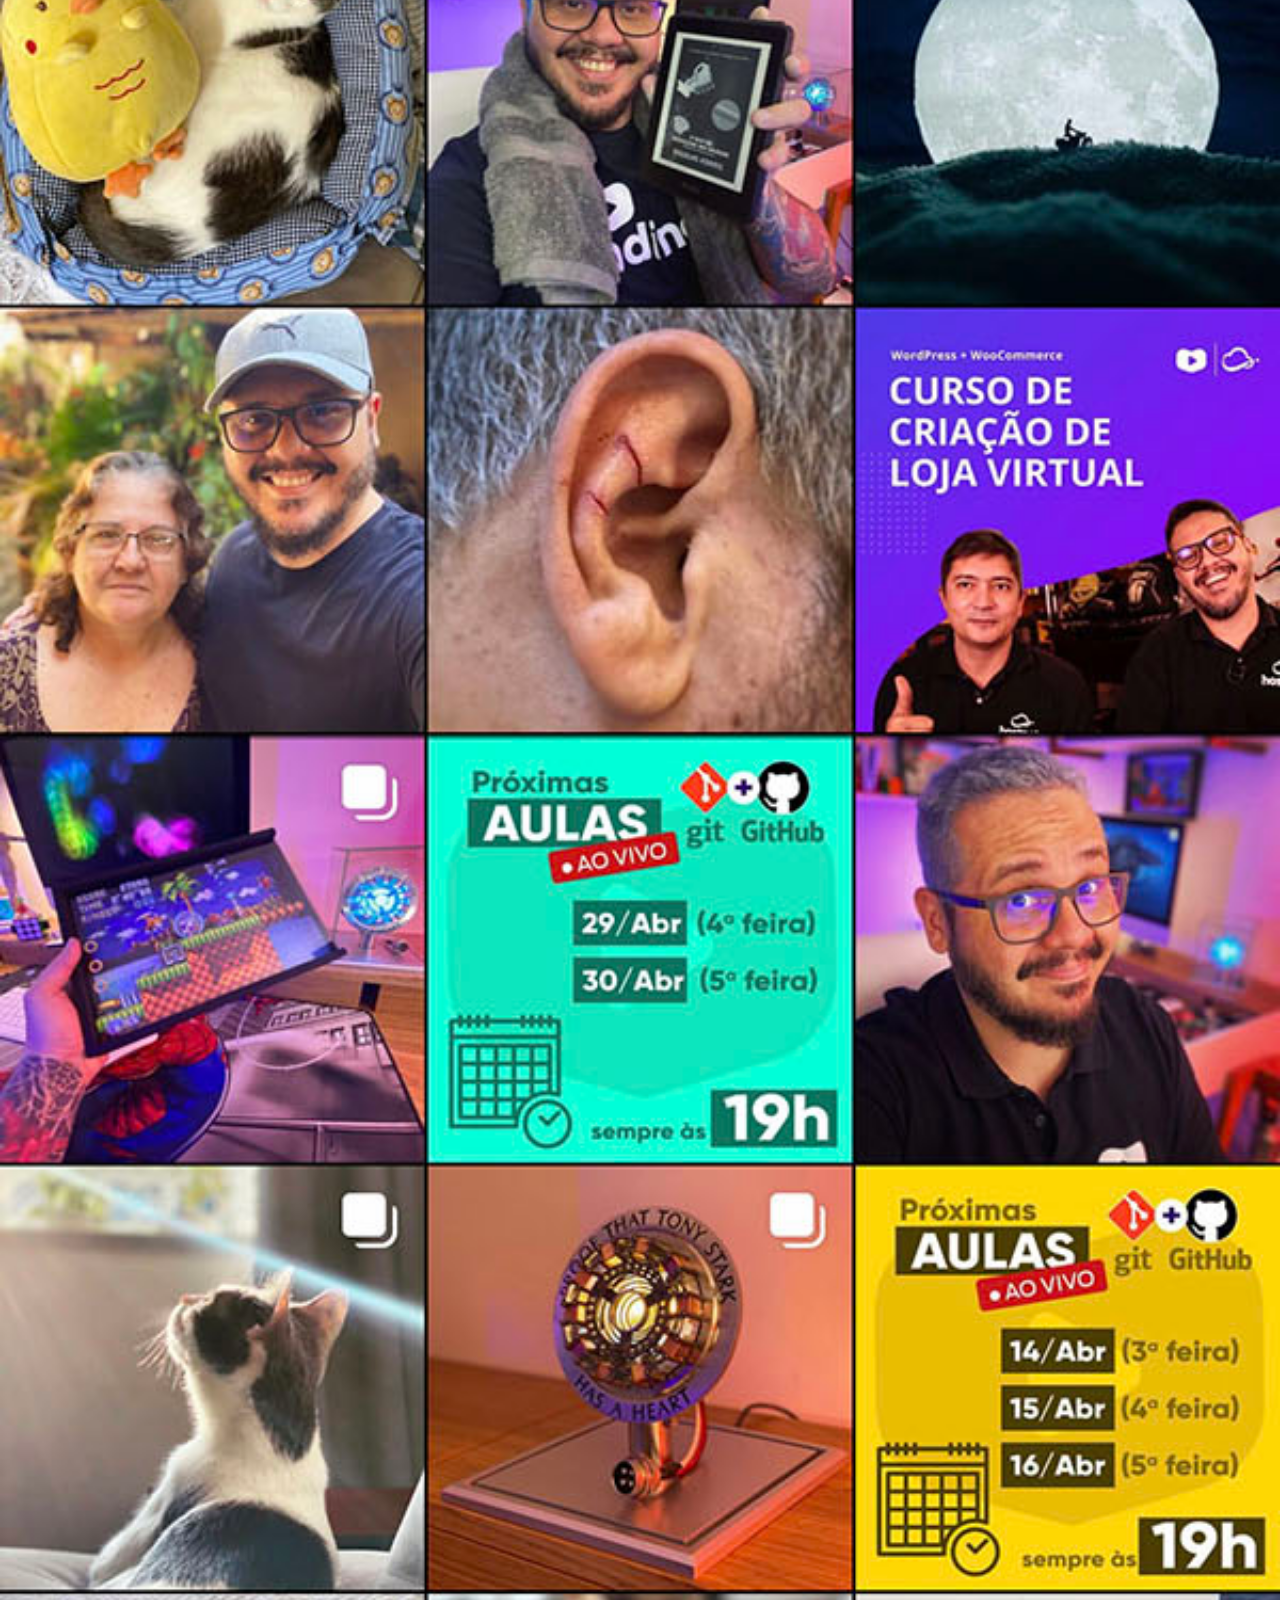
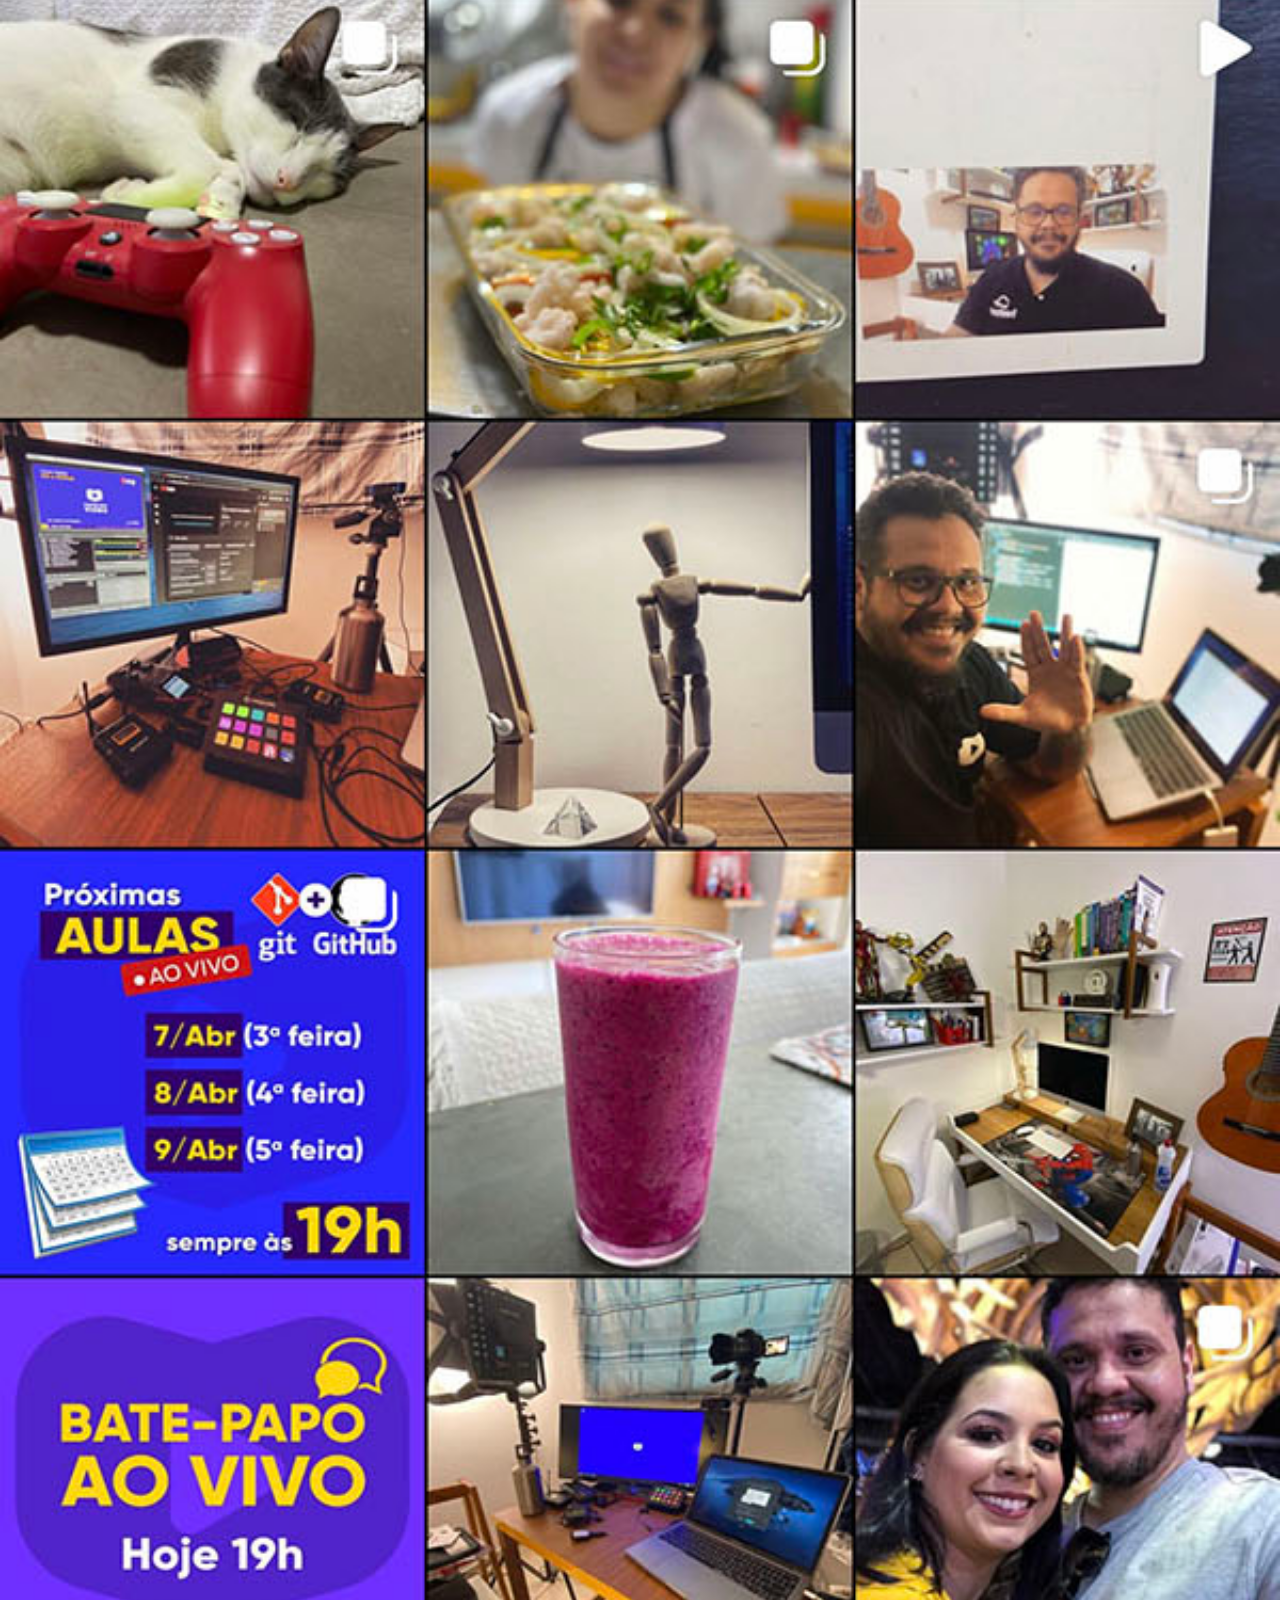
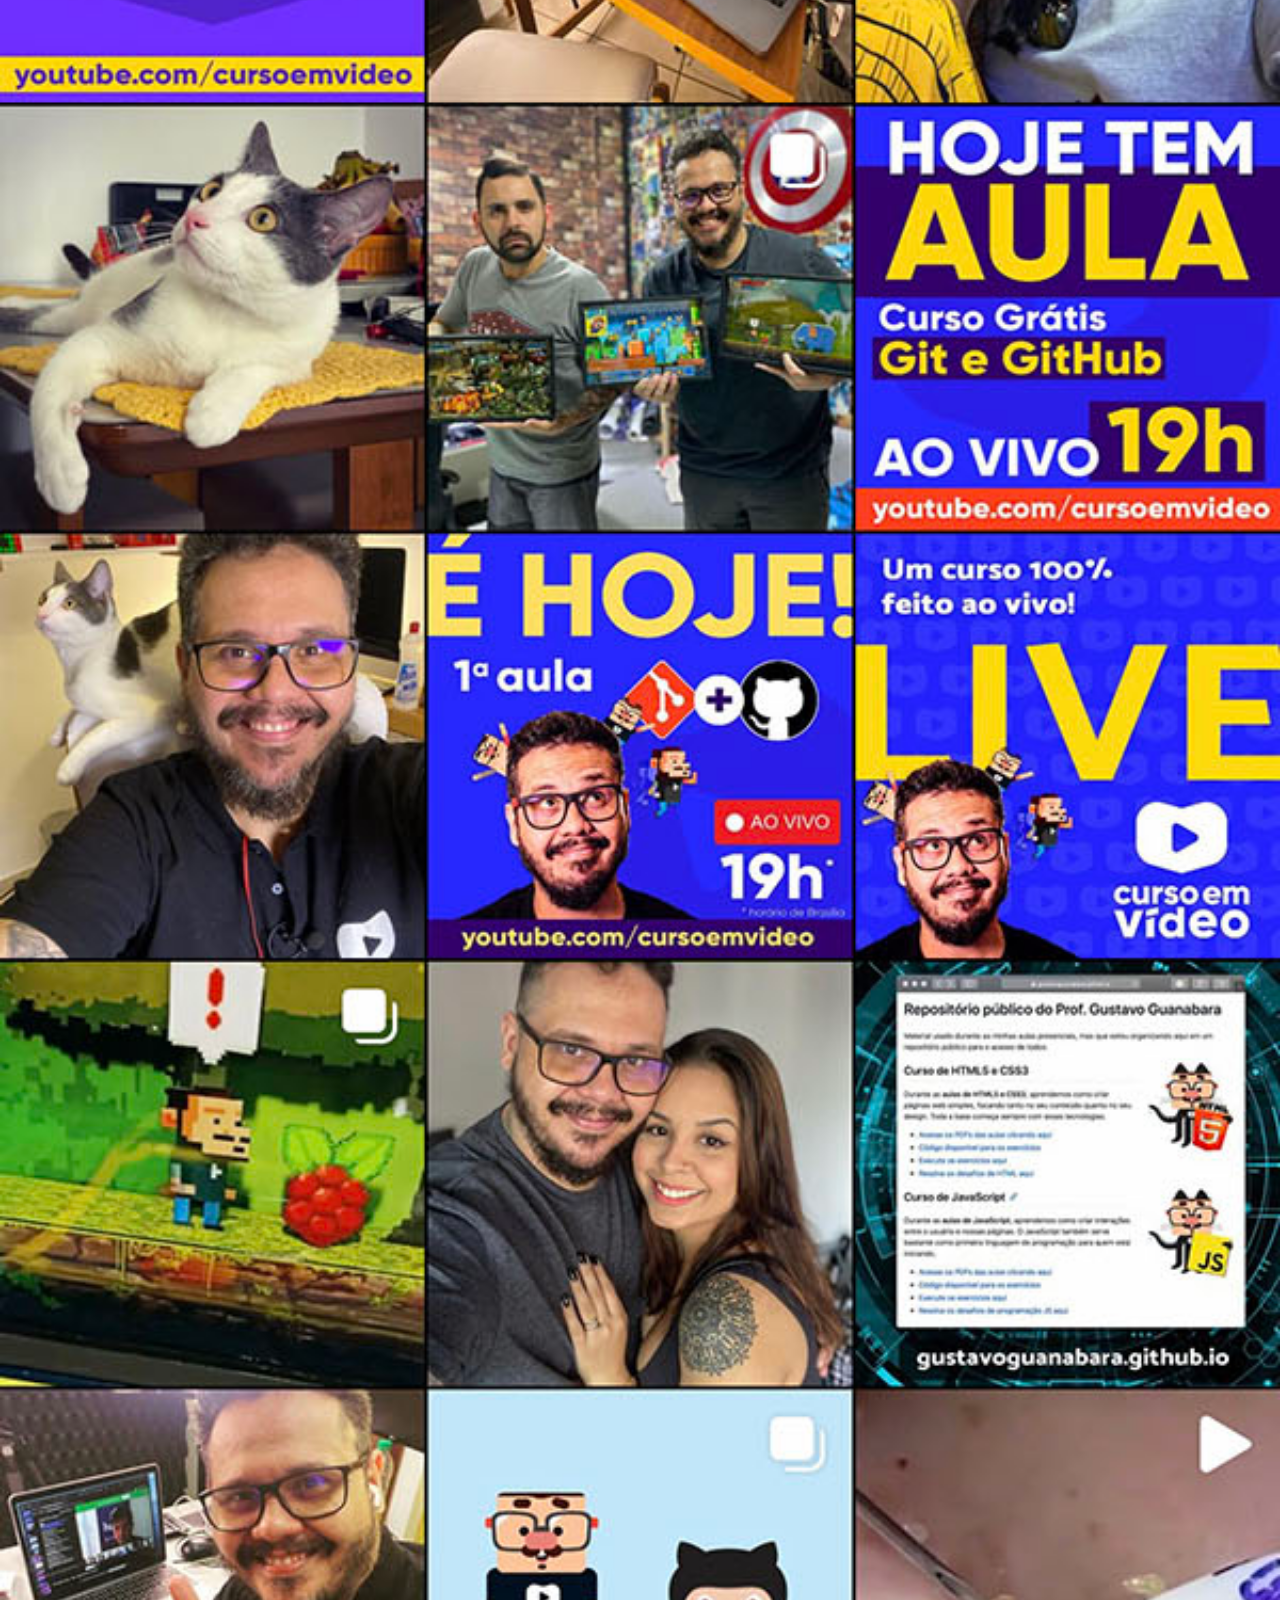
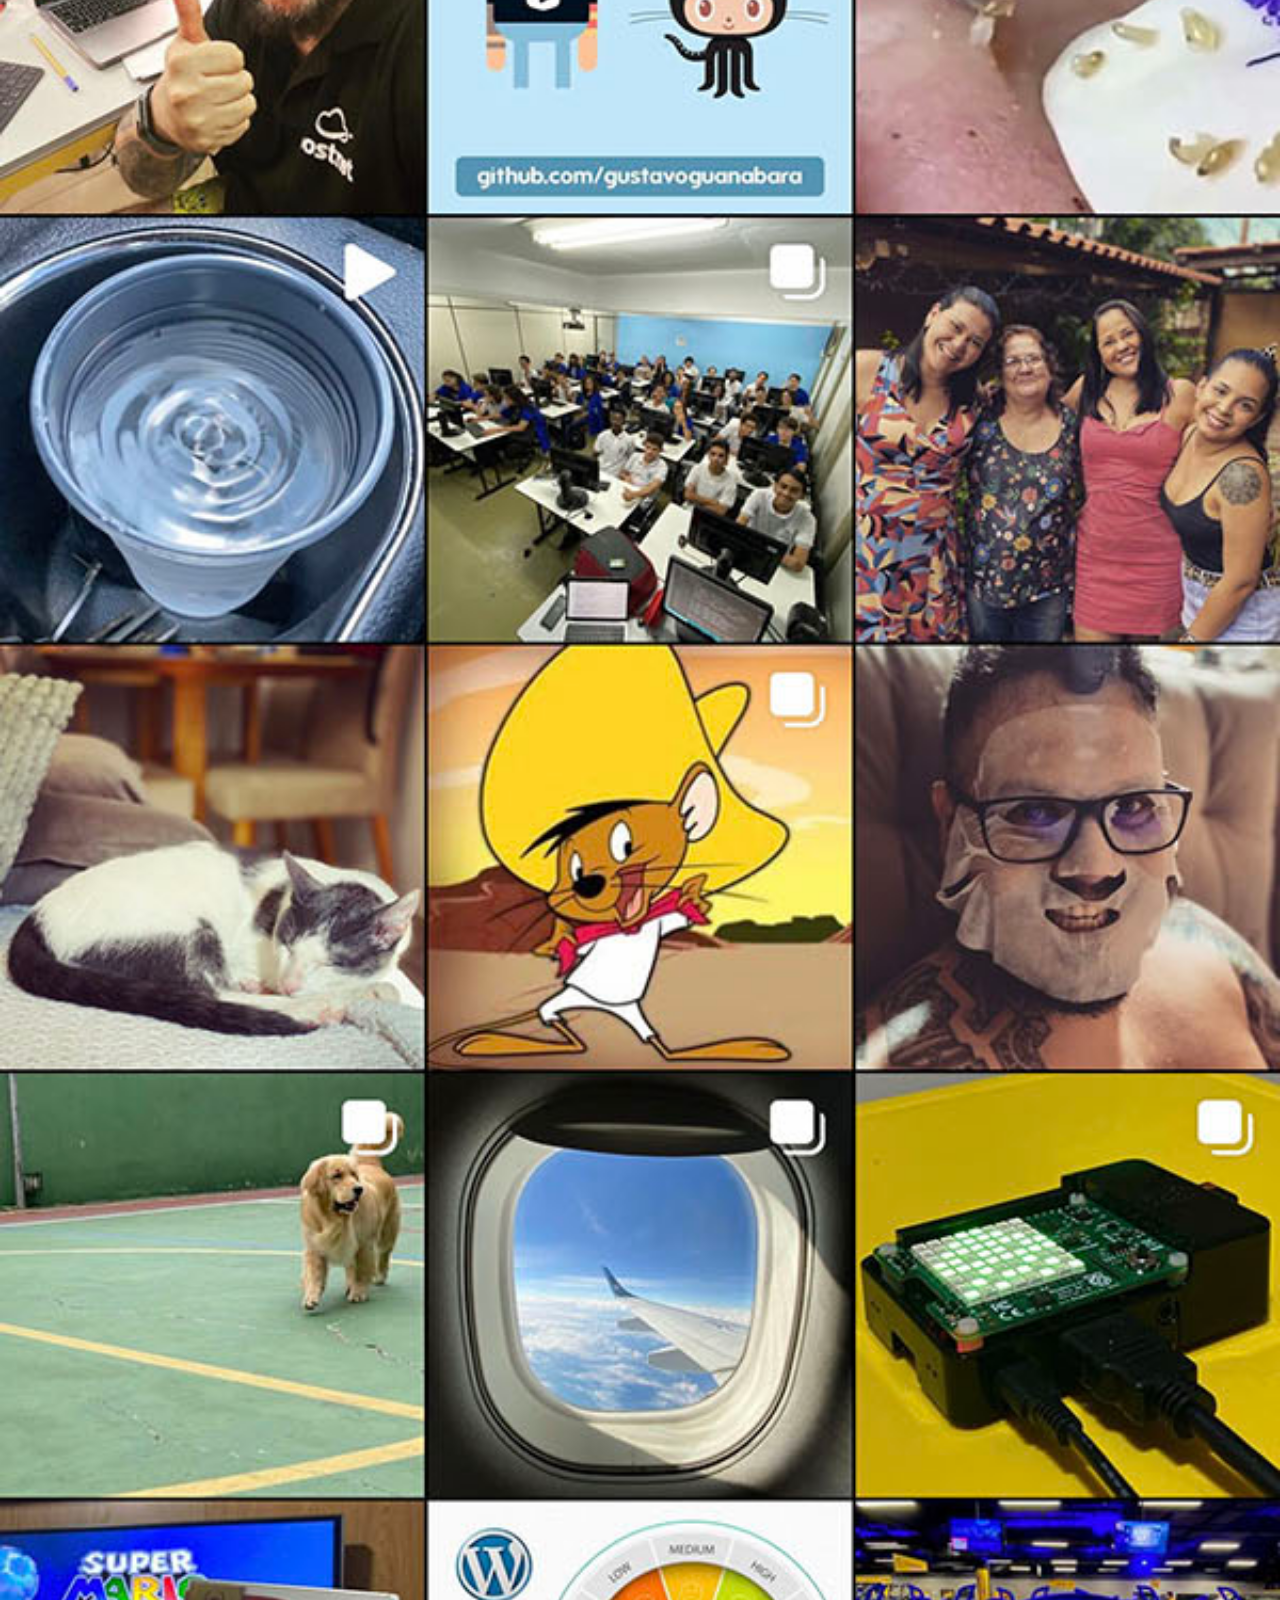
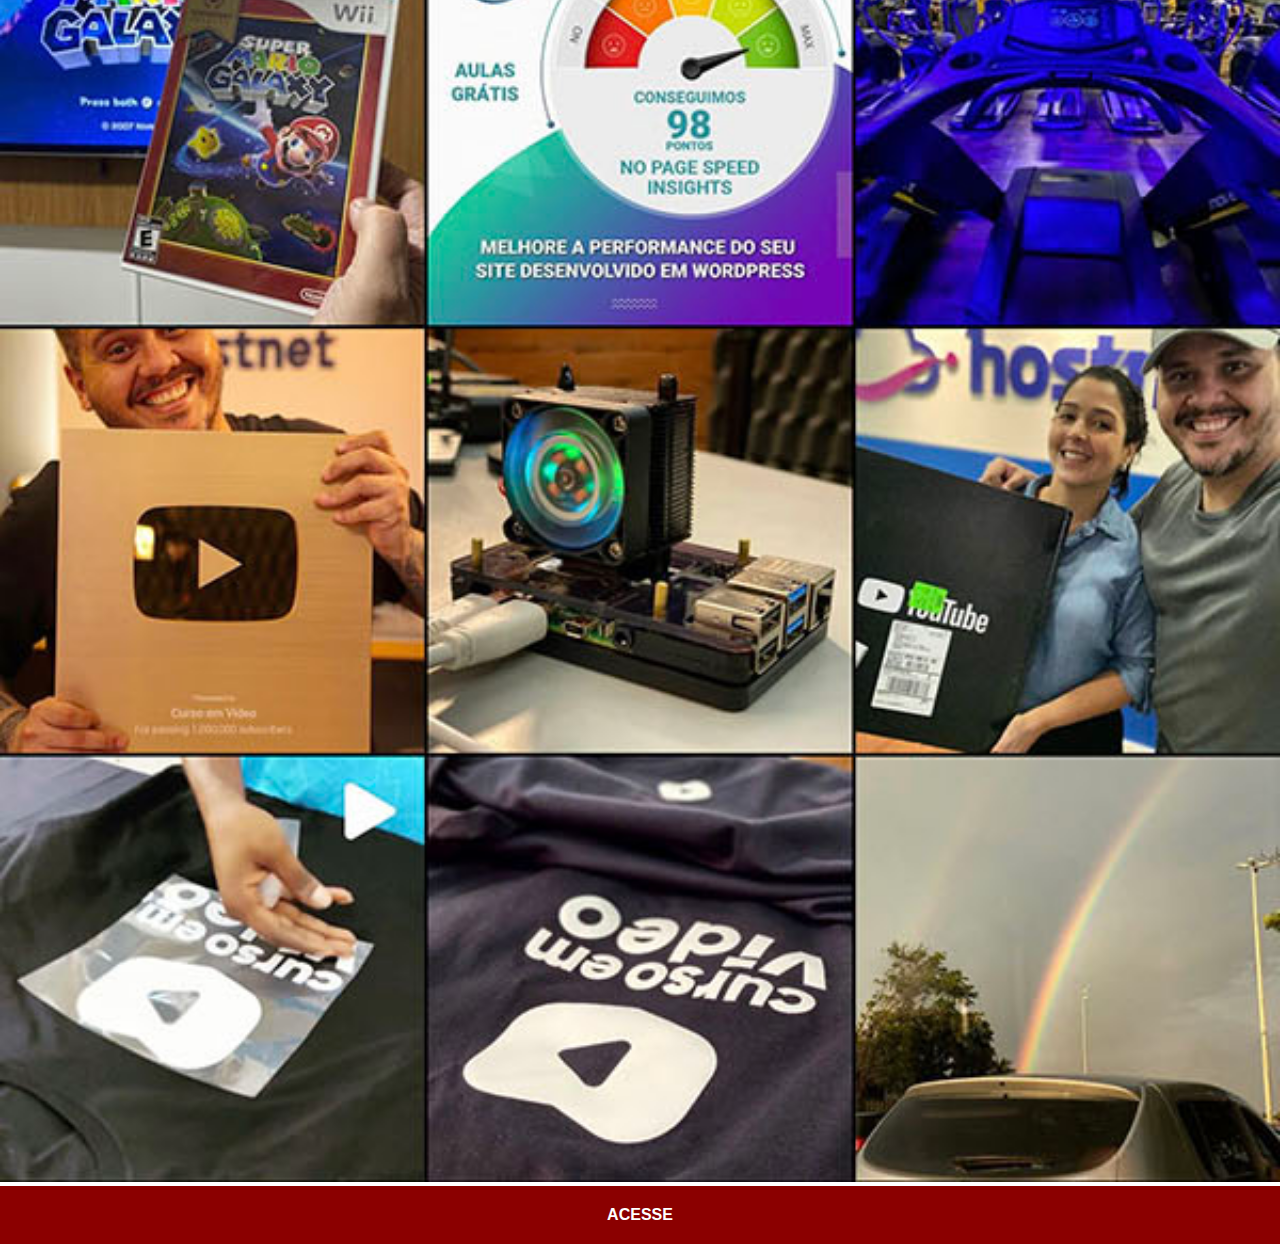
<file: instagram.html>
<!DOCTYPE html>
<html lang="pt-br">
<head>
    <meta charset="UTF-8">
    <meta name="viewport" content="width=device-width, initial-scale=1.0">
    <title>Instagram</title>
    <link rel="stylesheet" href="estilos/social.css">
</head>
<body>
    <img src="pacote-d013/imagens/tela-instagram.jpg" alt="Instagram">
    <a href="https://www.instagram.com/gustavoguanabara" target="_blank">ACESSE</a>

</body>
</html>
</file>
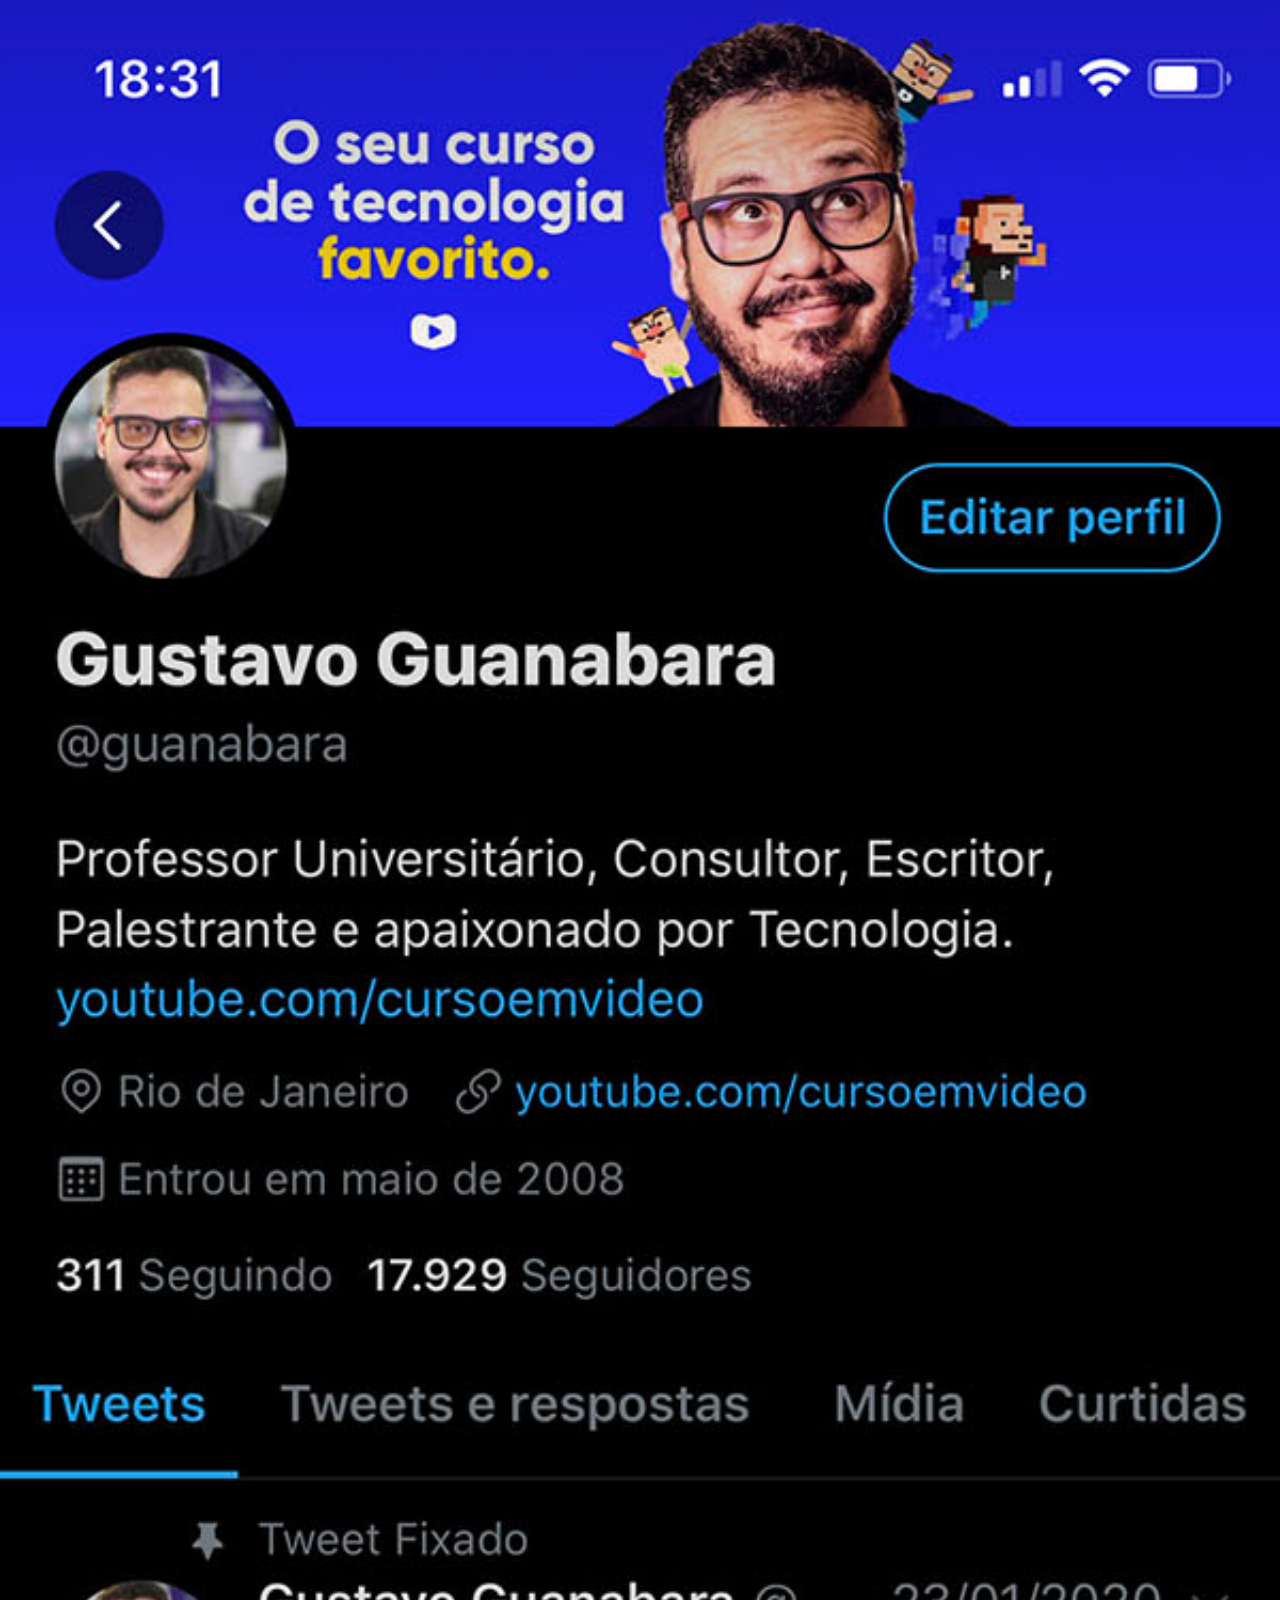
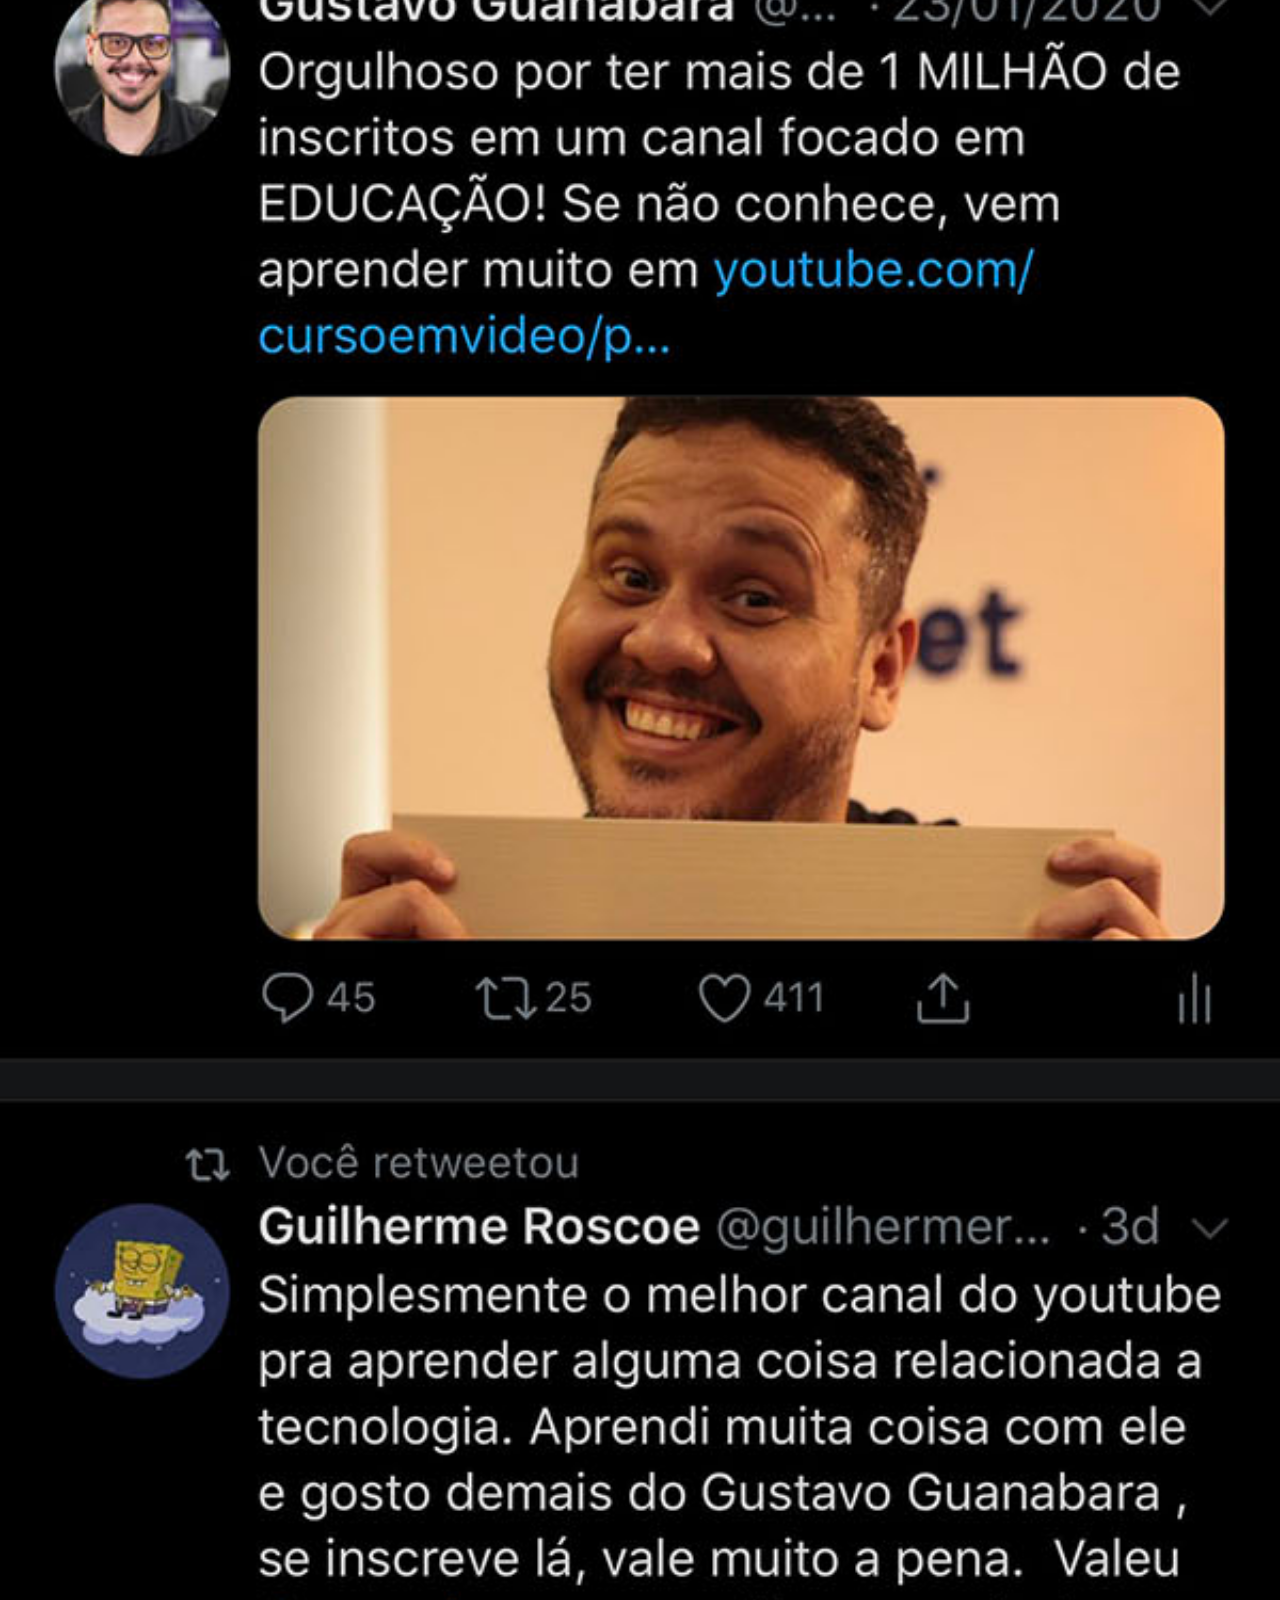
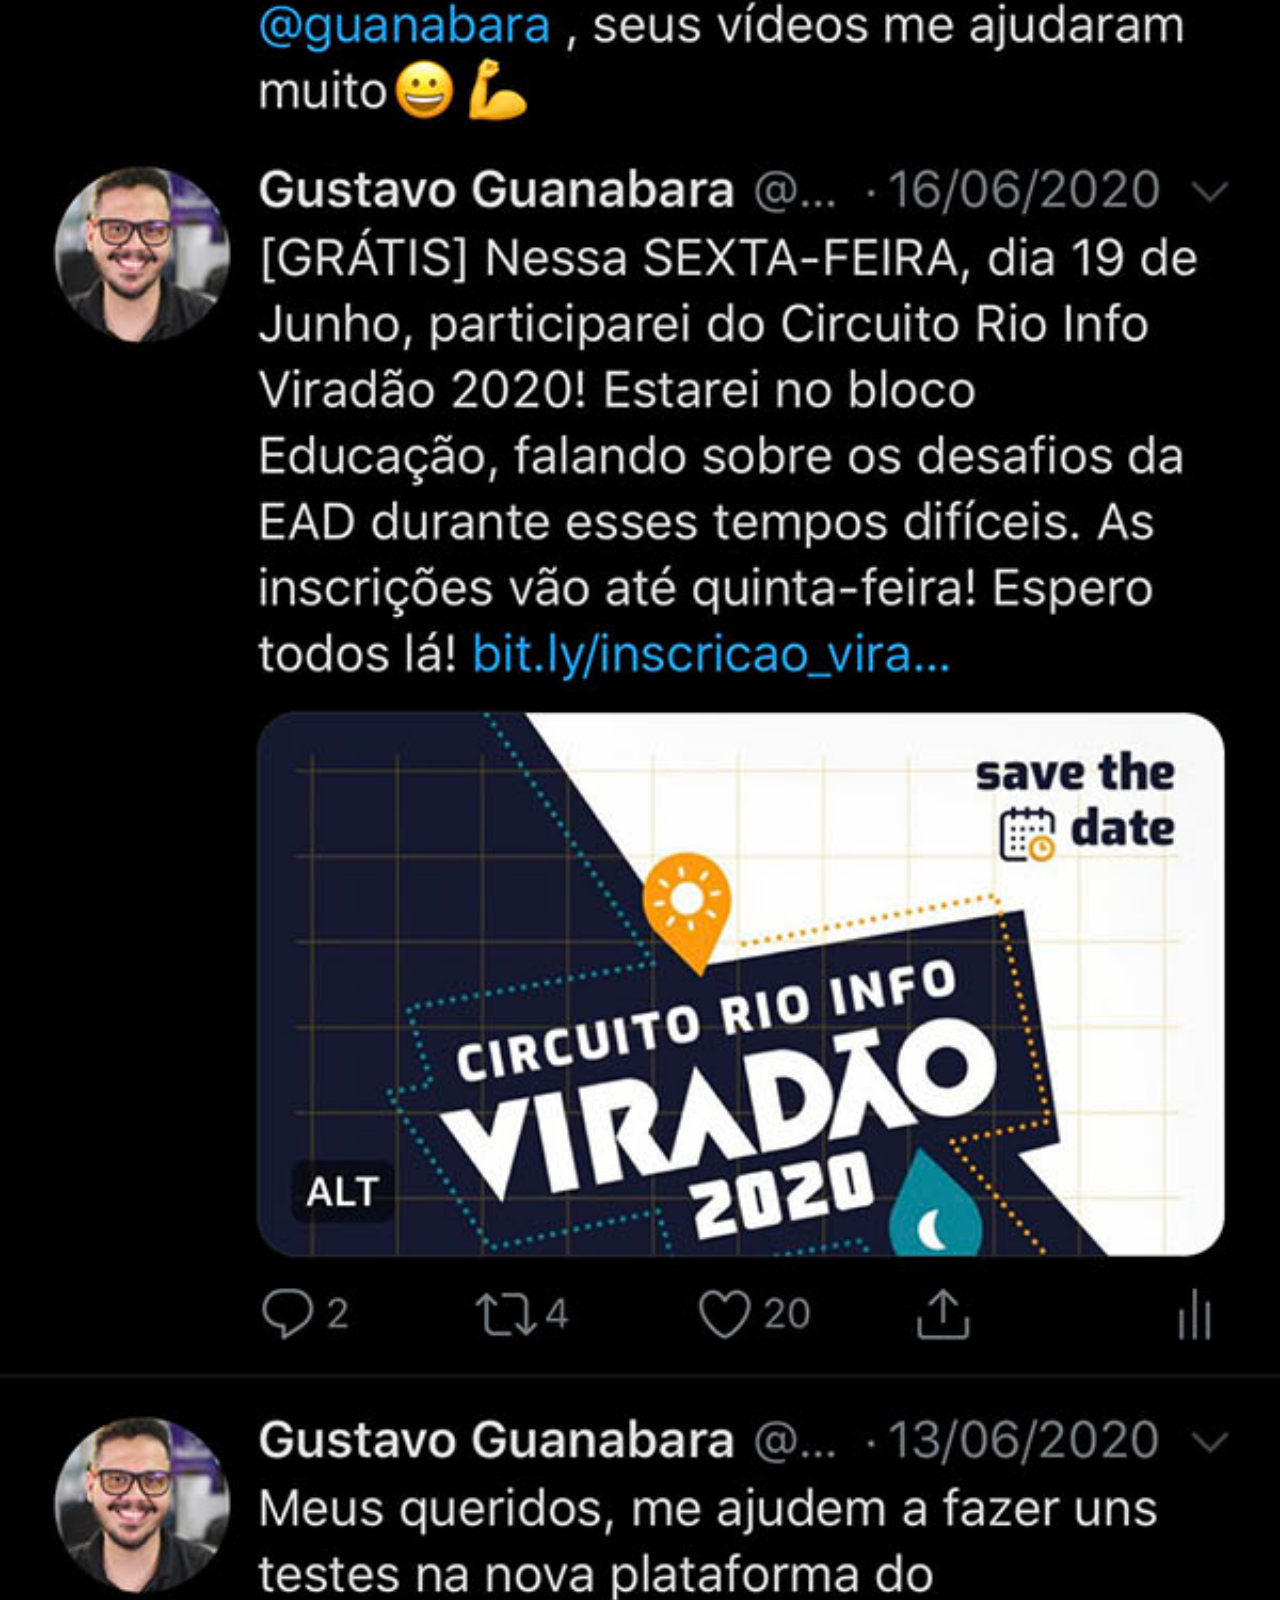
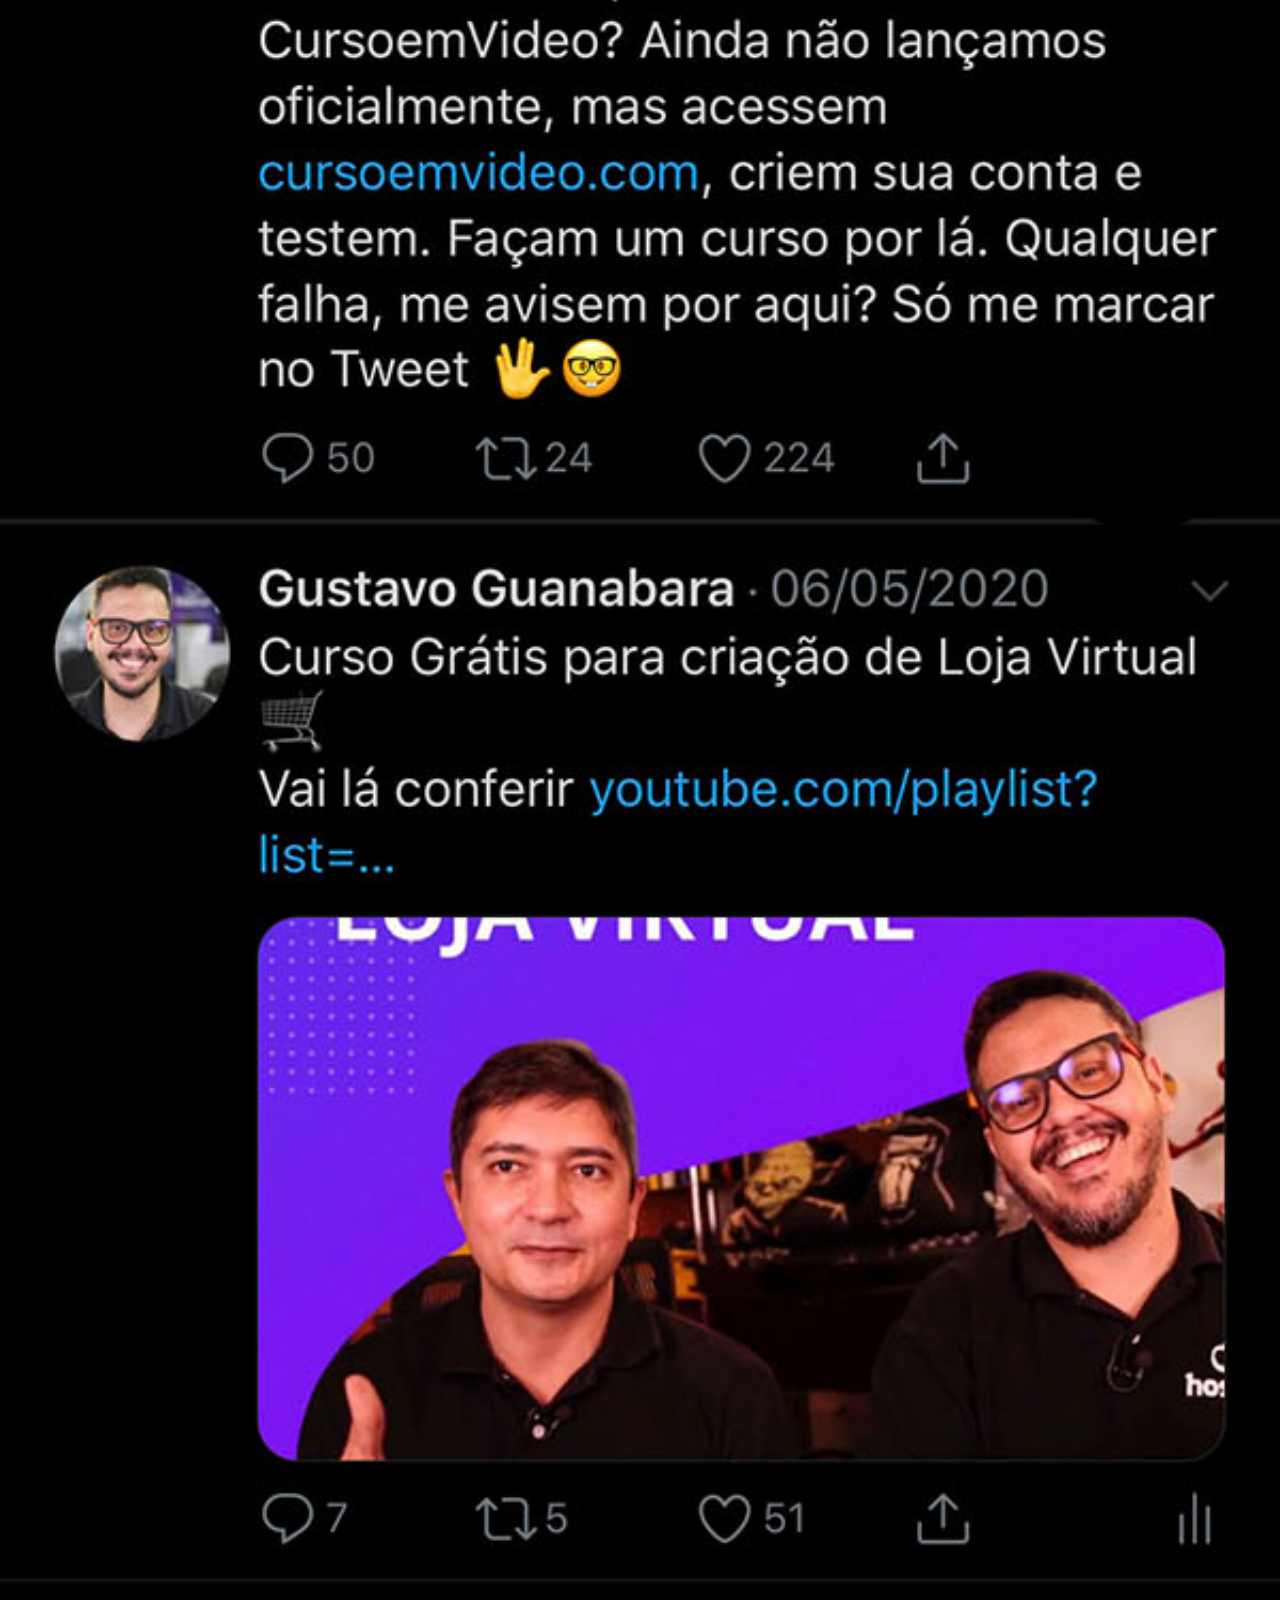
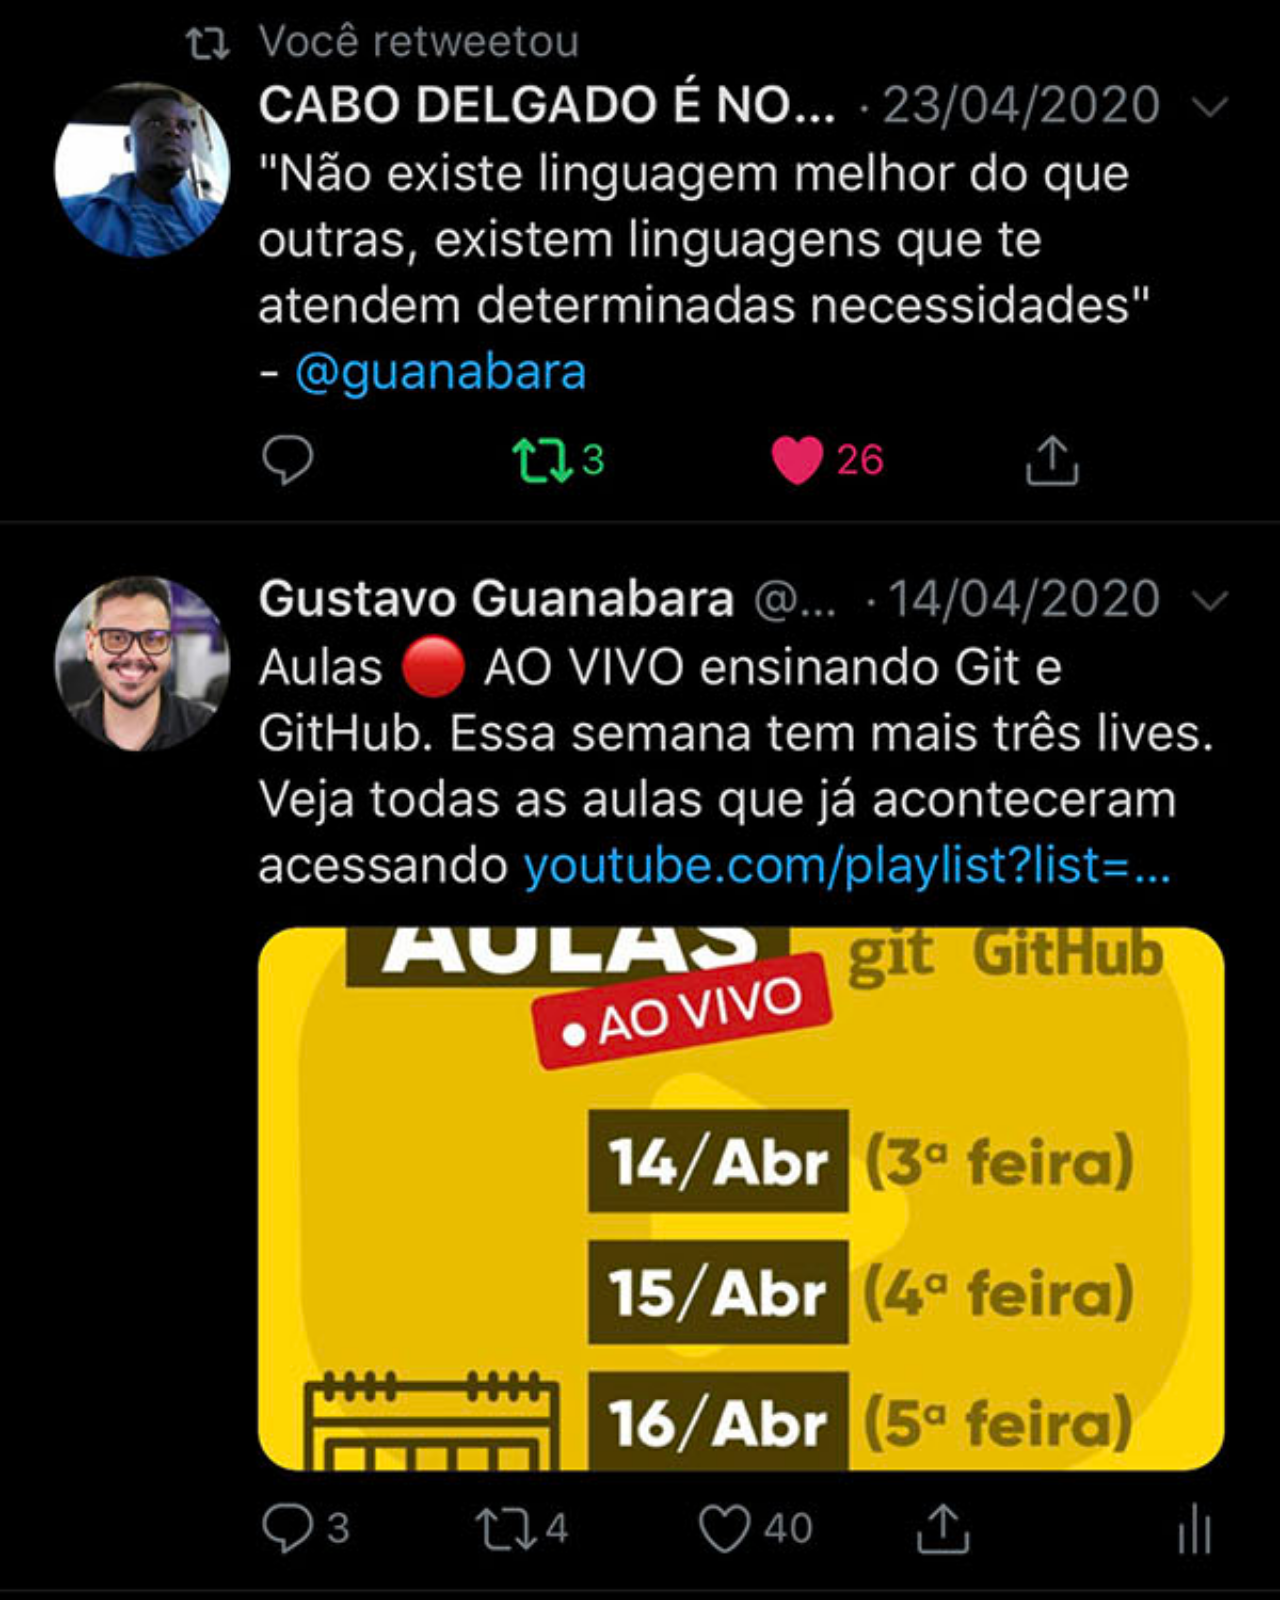
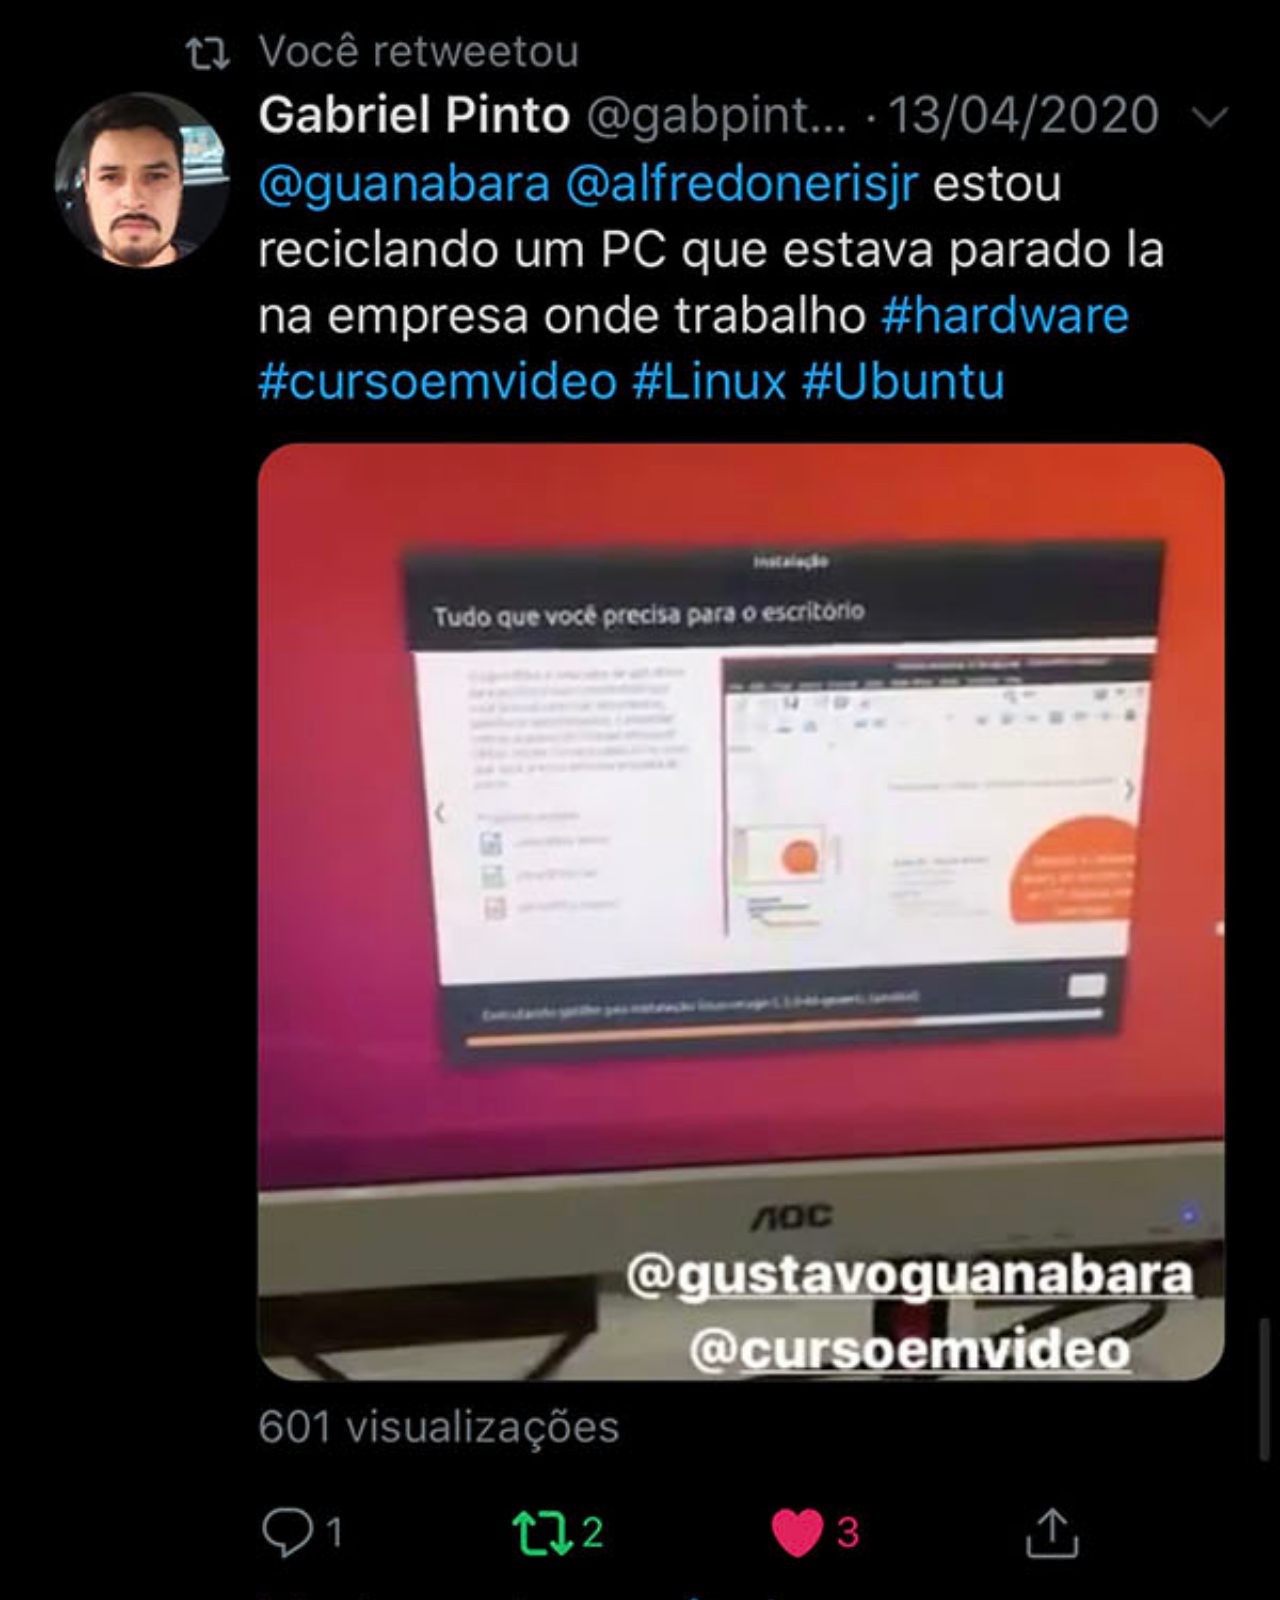
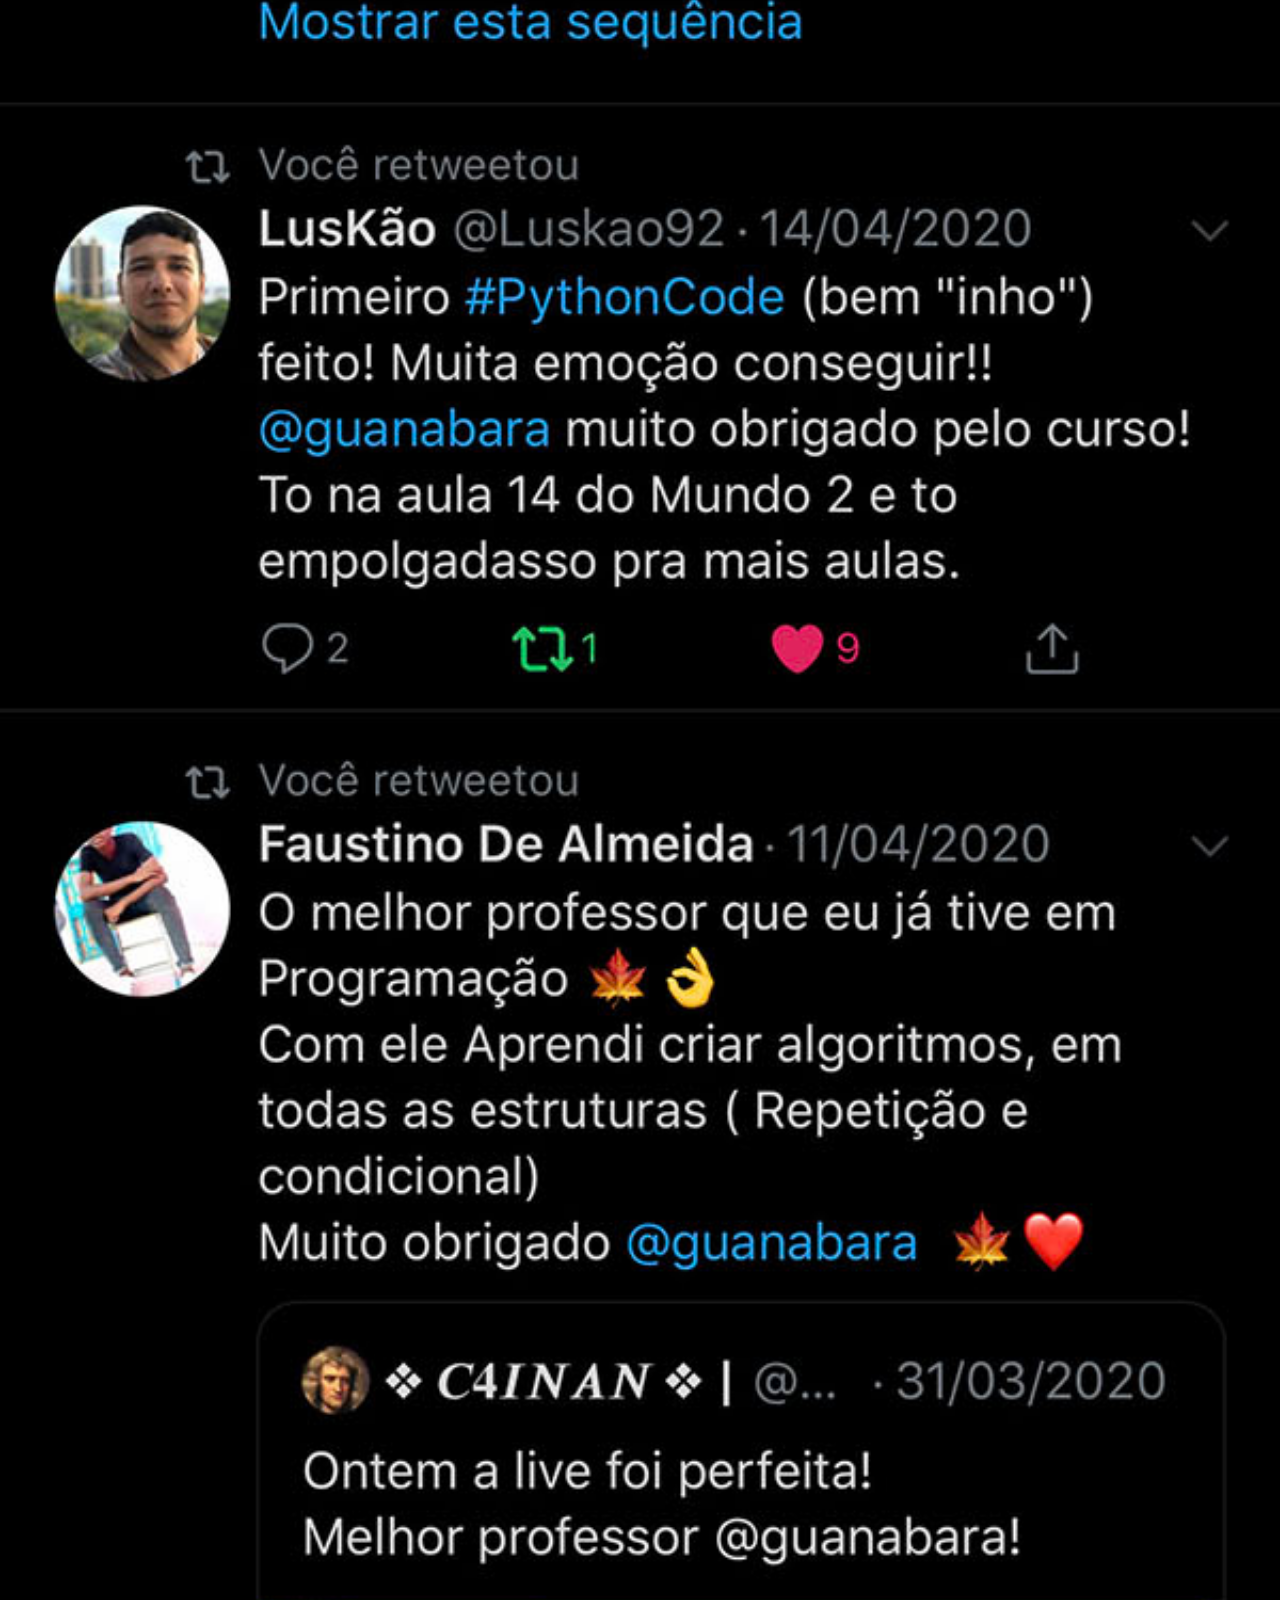
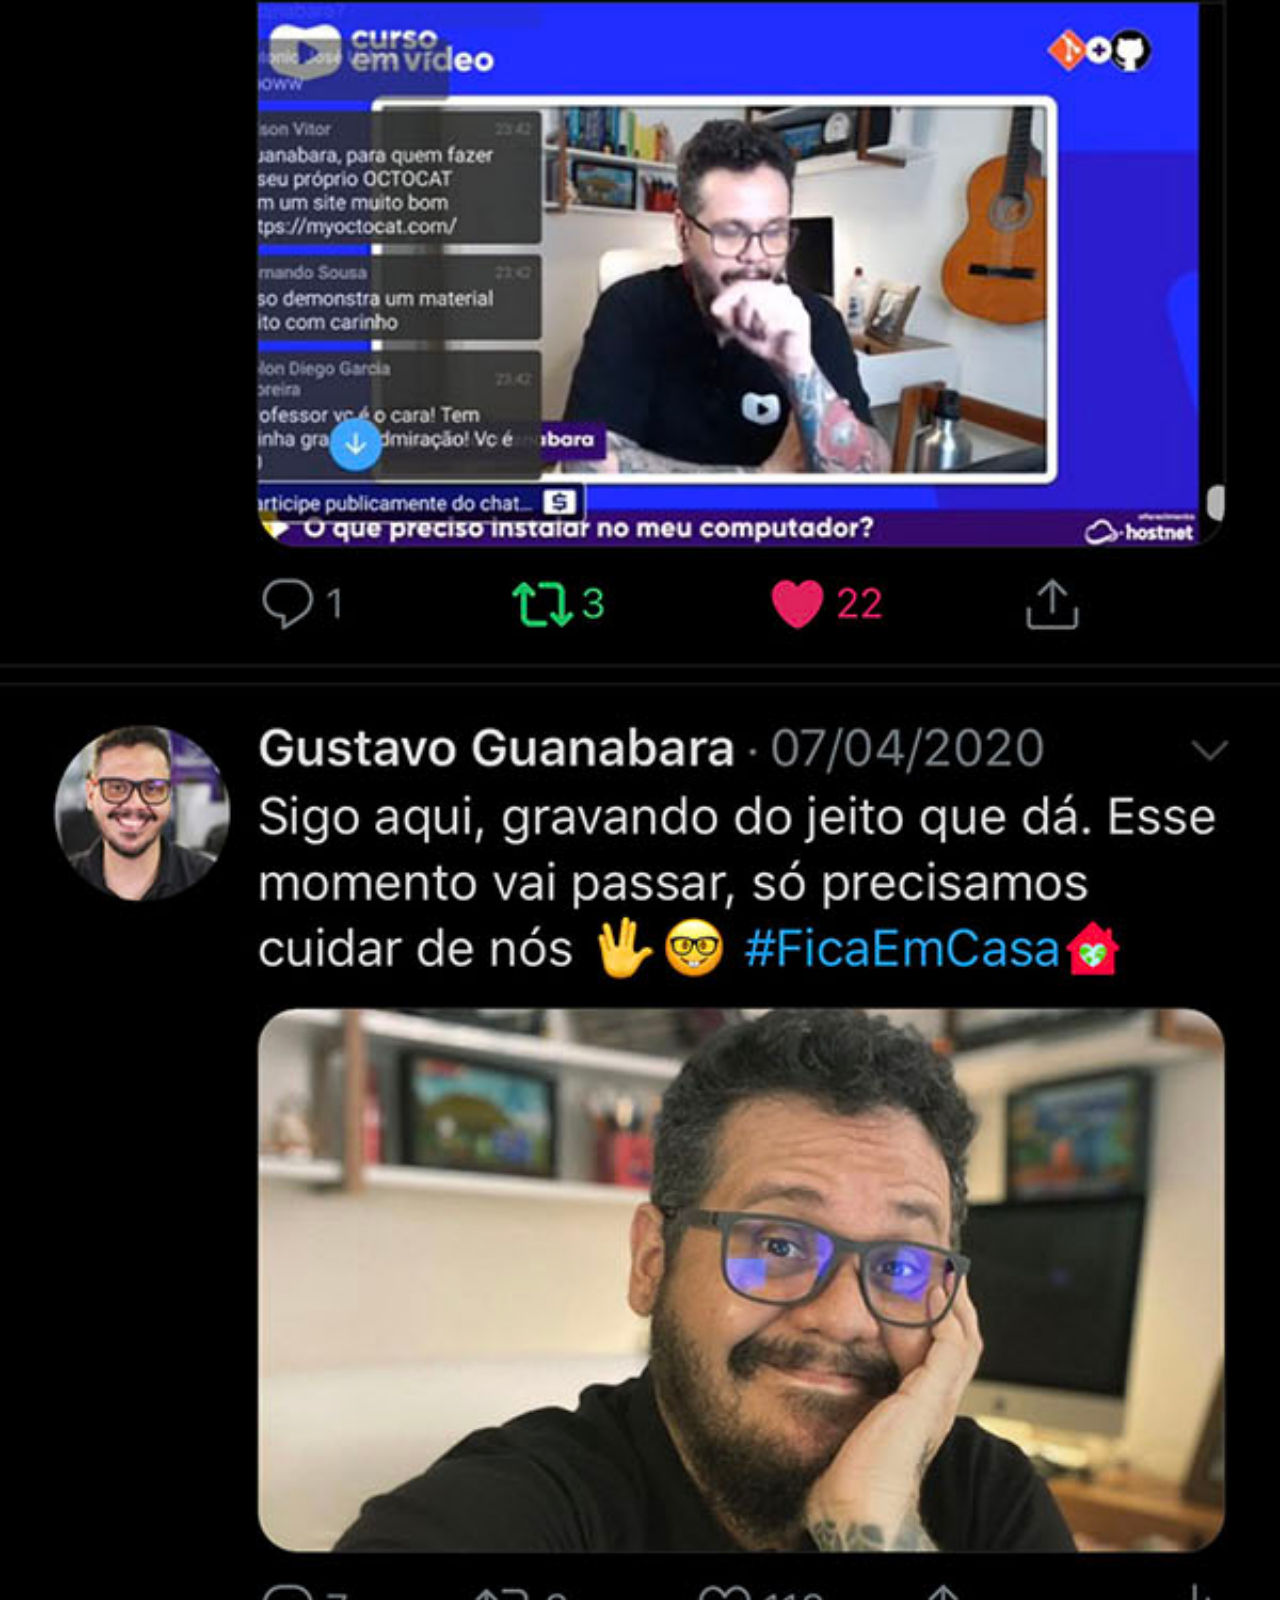
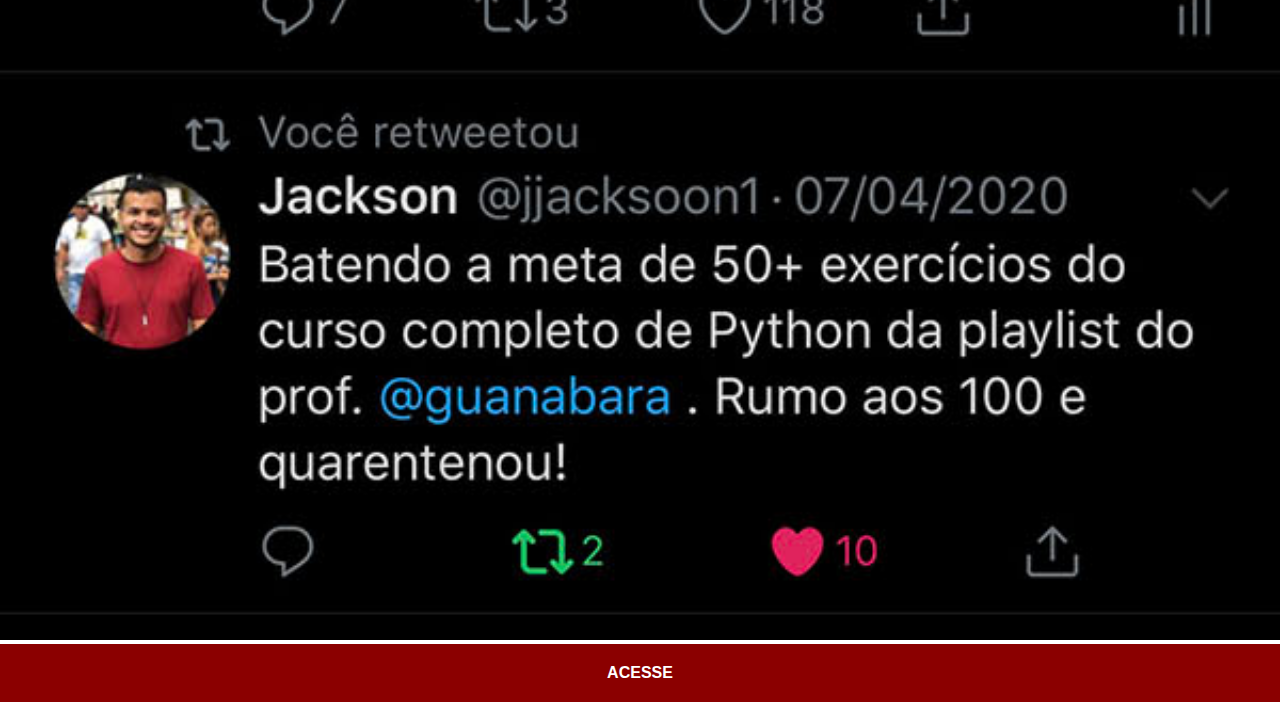
<file: twitter.html>
<!DOCTYPE html>
<html lang="pt-br">
<head>
    <meta charset="UTF-8">
    <meta name="viewport" content="width=device-width, initial-scale=1.0">
    <title>Twitter</title>
    <link rel="stylesheet" href="estilos/social.css">
</head>
<body>
    <img src="pacote-d013/imagens/tela-twitter.jpg" alt="Twitter">
    <a href="https://www.twitter.com/guanabara" target="_blank">ACESSE</a>

</body>
</html>
</file>
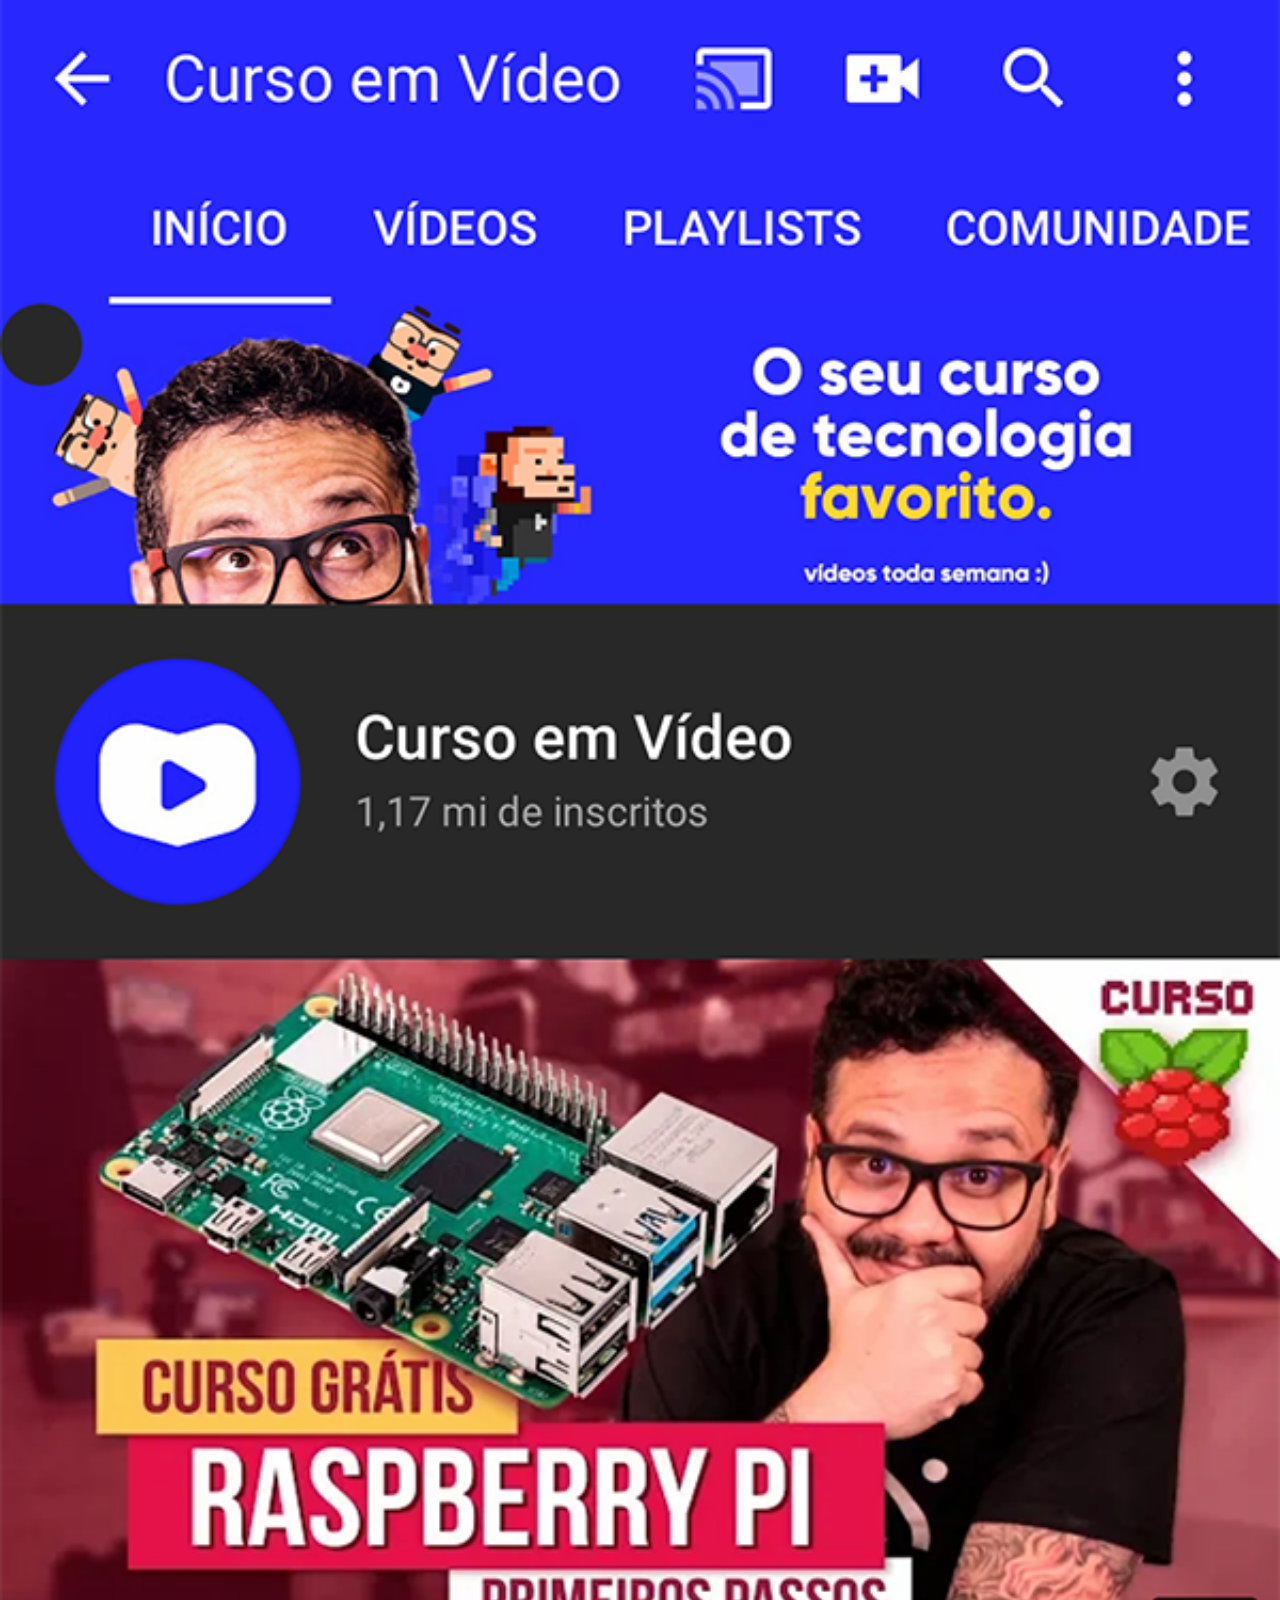
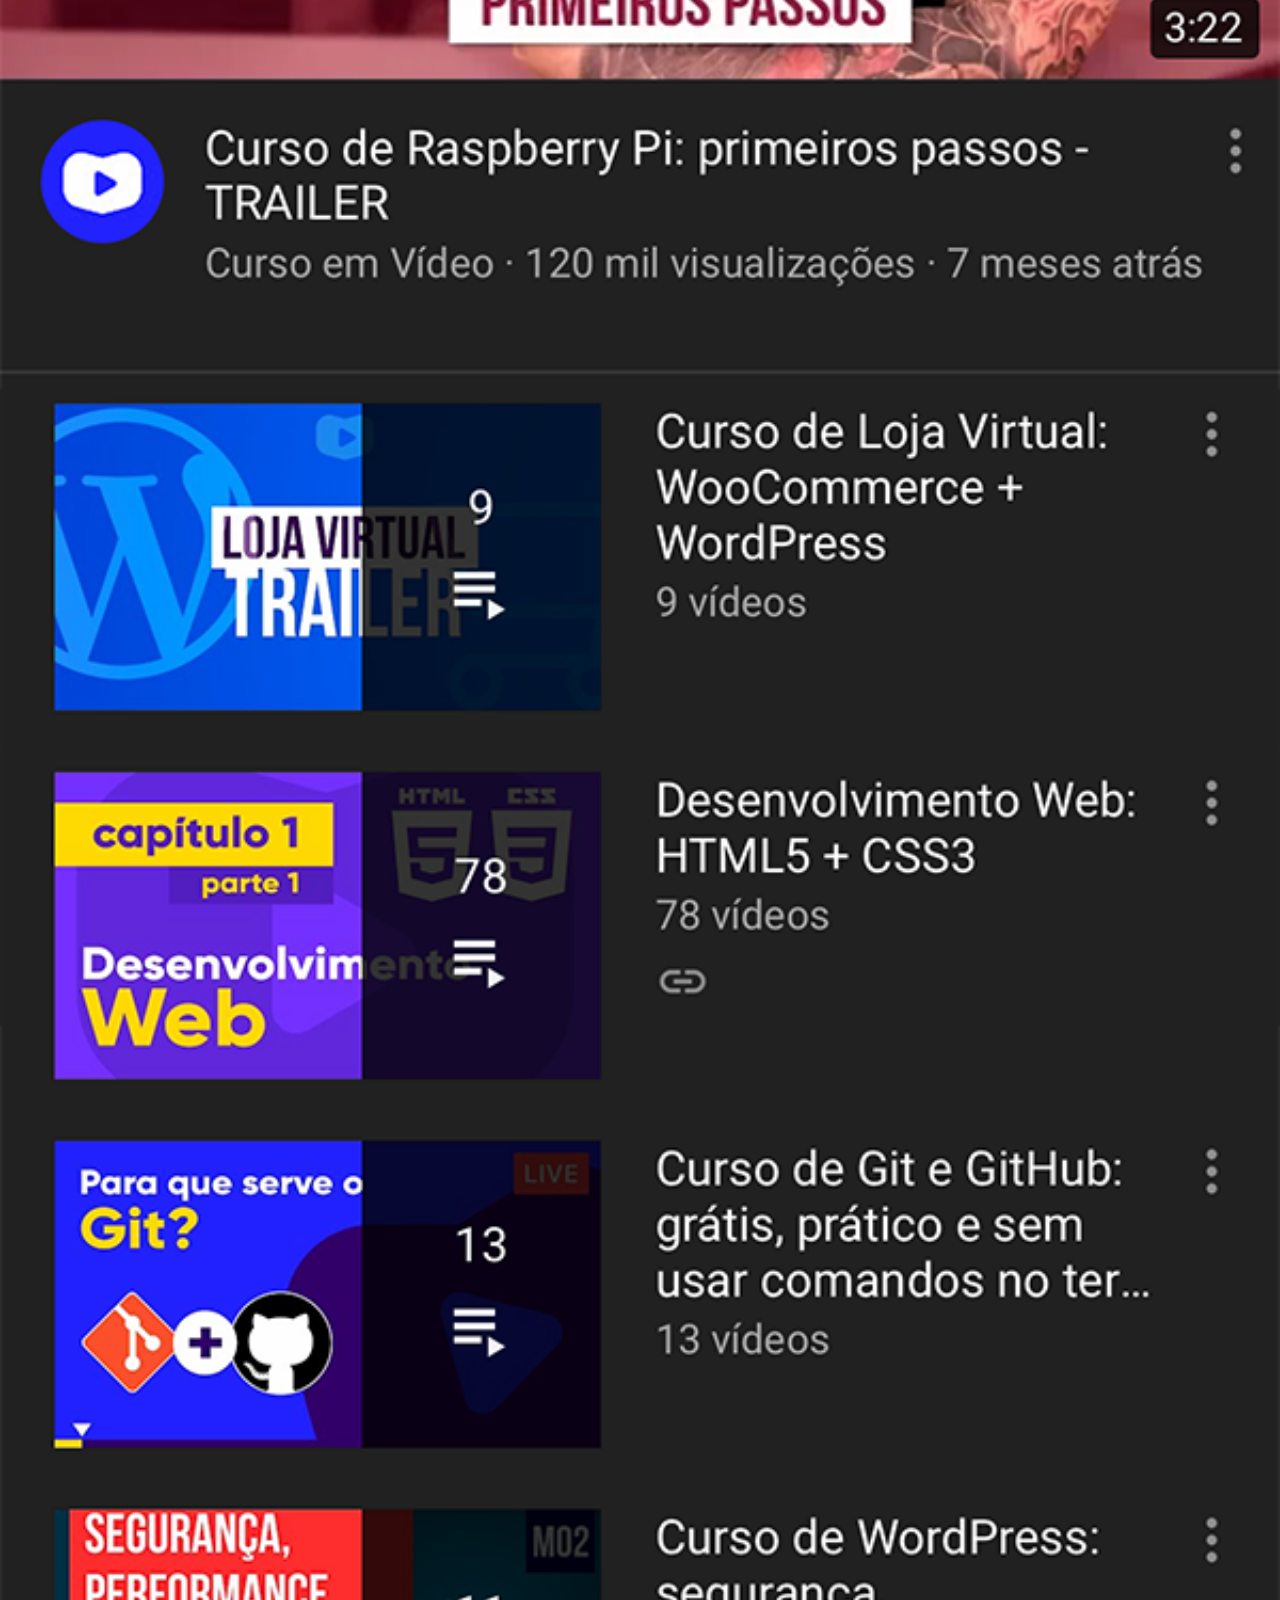
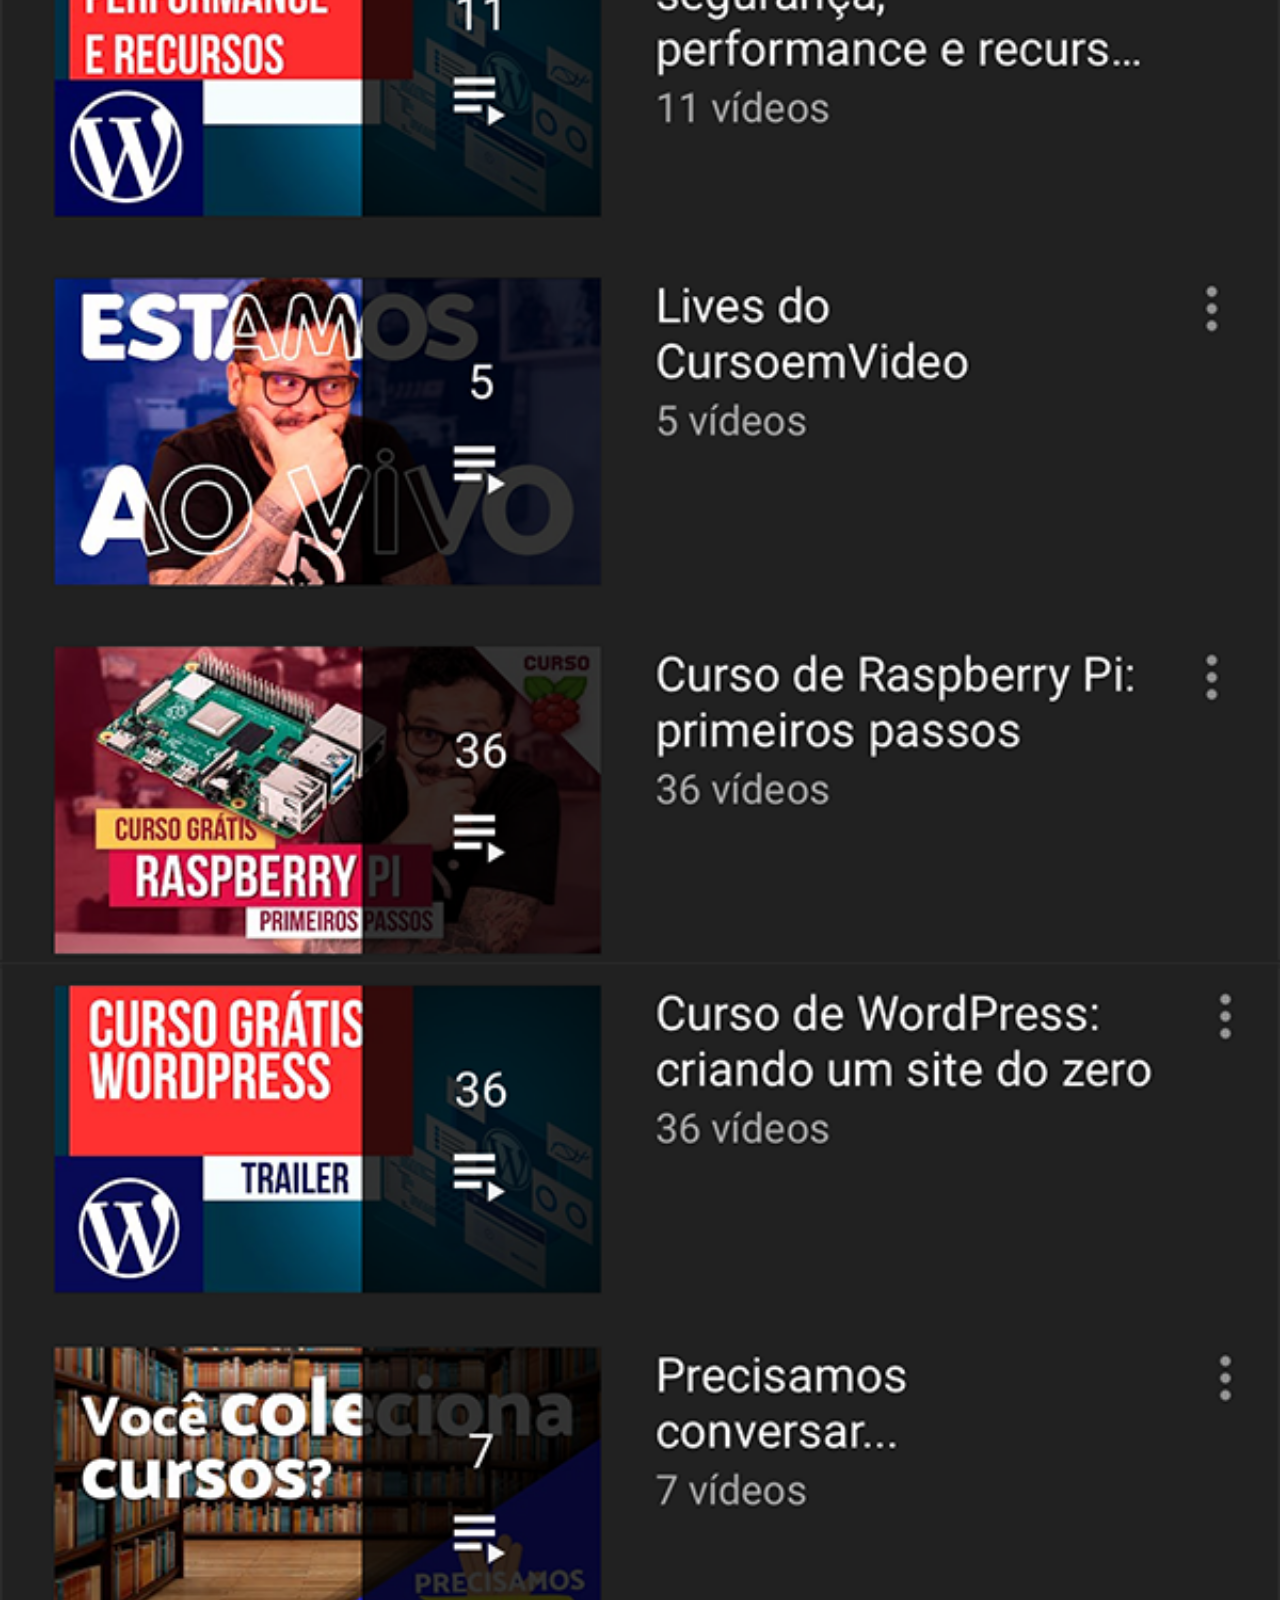
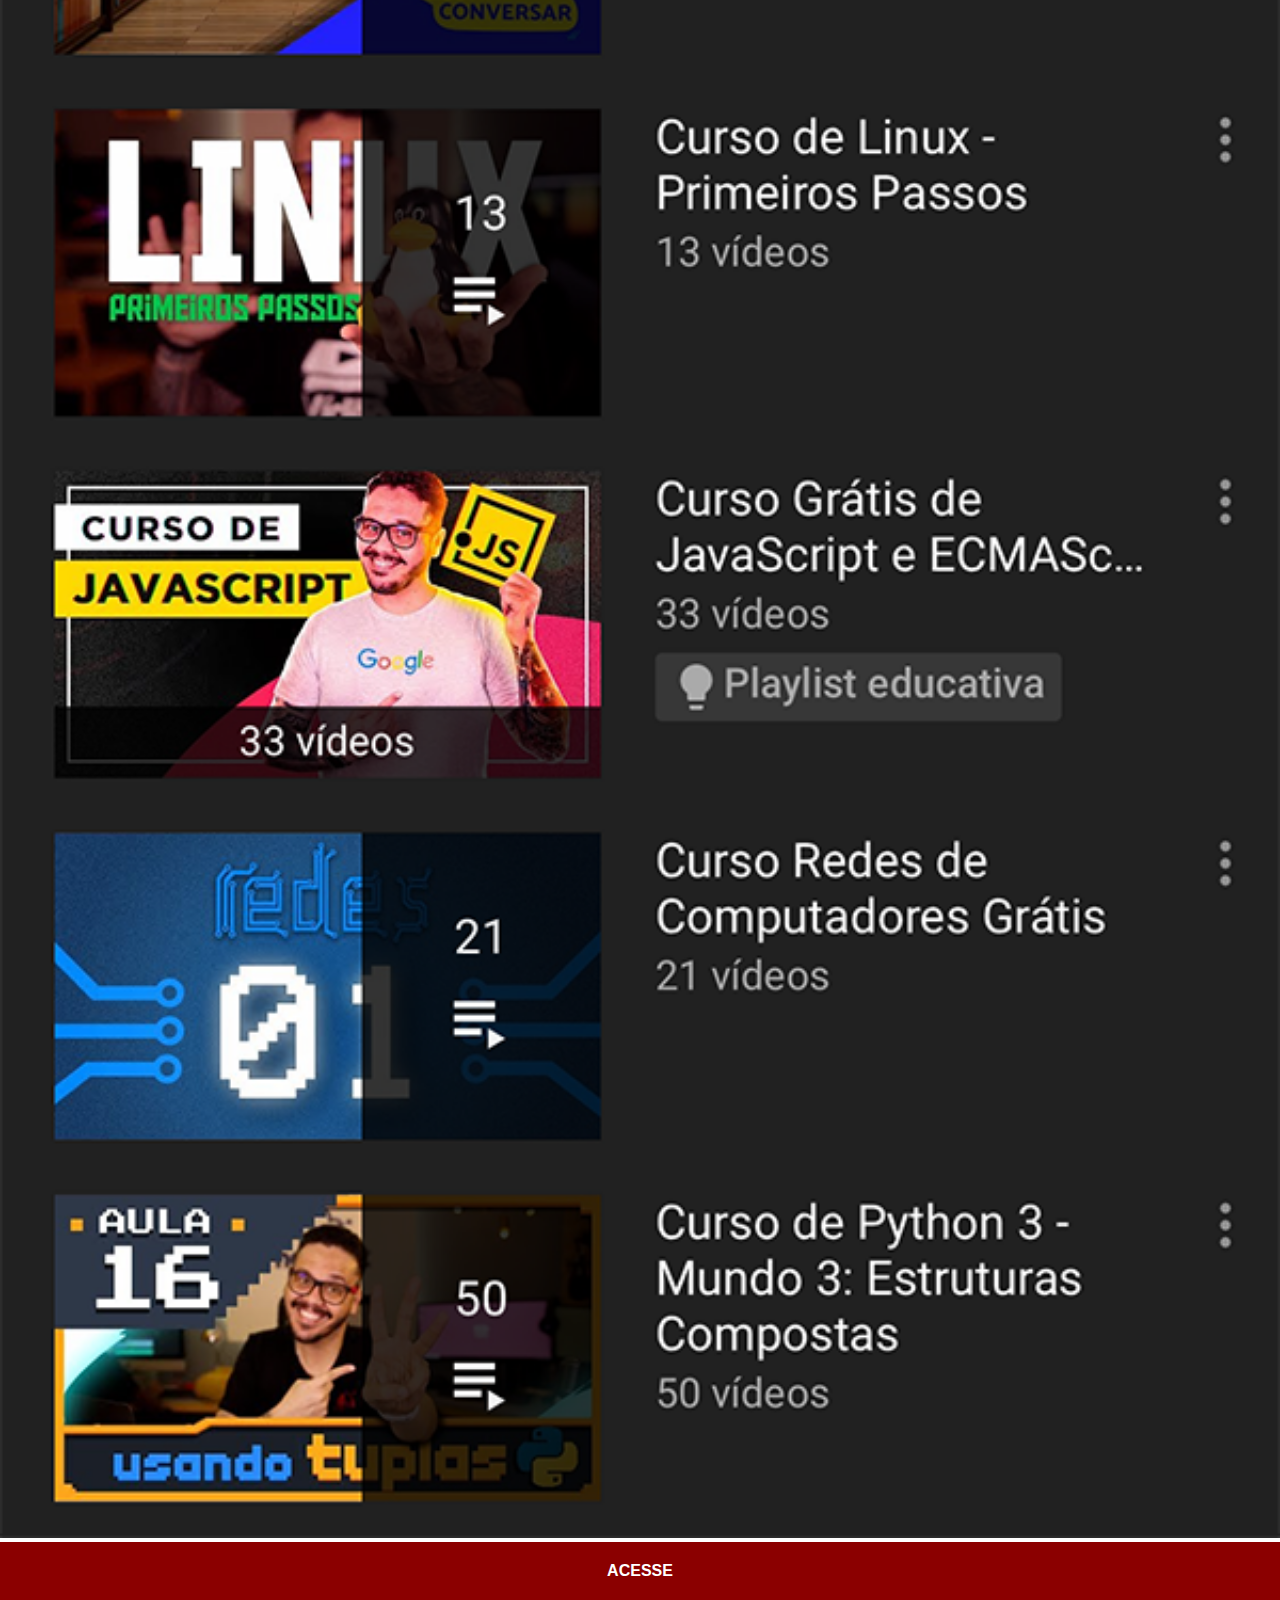
<file: youtube.html>
<!DOCTYPE html>
<html lang="pt-br">
<head>
    <meta charset="UTF-8">
    <meta name="viewport" content="width=device-width, initial-scale=1.0">
    <title>YouTube</title>
    <link rel="stylesheet" href="estilos/social.css">
</head>
<body>
    <img src="pacote-d013/imagens/tela-youtube.png" alt="YouTube">
    <a href="https://www.youtube.com/user/cursoemvideo/playlists" target="_blank">ACESSE</a>

</body>
</html>
</file>
<file: estilos/style.css>
@charset "UTF-8";

* {
    margin: 0px;
    padding: 0px;
    font-family: Arial, Helvetica, sans-serif;    
}

html, body {
    height: 100vh;
    width: 100vw;
    background-color: black;
}

body {
    background: url('../pacote-d013/imagens/fundo-madeira.jpg') no-repeat top center;
    background-size: cover;
    background-attachment: fixed;
}

main {
    height: 100vh;
    position: relative;
}

section#telefone {
    position: absolute;
    top: 50%;
    left: 50%;
    transform: translate(-50%, -50%);

    height: 627px;
    width: 311px;
    background: url('../pacote-d013/imagens/frame-iphone.png') no-repeat;
}

iframe#tela {
    position: relative;
    top: 80px;
    left: 22px;
    width: 267px;
    height: 471px;  
}

section#redes-sociais {
    text-align: right; /* alinhar icones à direita */
}

section#redes-sociais img {
    width: 50px;
    margin: 10px;
    border-radius: 50%; /* deixa arredondado */
    box-shadow: 2px 2px 5px black; /* sombreamento */
    box-sizing: border-box; /* aqui a borda faz parte do objeto/caixa, deixando de tremer os demais quando passa sobre um */
}

section#redes-sociais img:hover {
    border: 2px solid rgba(255, 255, 255, 0.635);
    transform: translate(-5px, -5px);
    box-shadow: 5px 5px 10px rgba(0, 0, 0, 0.626); /* sombreamento quando passae o mouse */
    transition: transform .3s, border .5s; /* faz o translete e o border de forma suave */

}
</file>
<file: estilos/social.css>
@charset "UTF-8";

        * {
            margin: 0px;
            padding: 0px;
            font-family: Arial, Helvetica, sans-serif;
        }
        
        ::-webkit-scrollbar {
            width: 0px;
            height: 0px;
        } /* tirar barra de rolagem */

        img {
            width: 100vw;
        }

        a {
           display: block; 
           background-color: darkred;
           color: white;
           padding: 20px;
           text-align: center;
           font-weight: bolder;
           text-decoration: none;
        }

        a:hover {
            background-color: red;
        }
</file>
